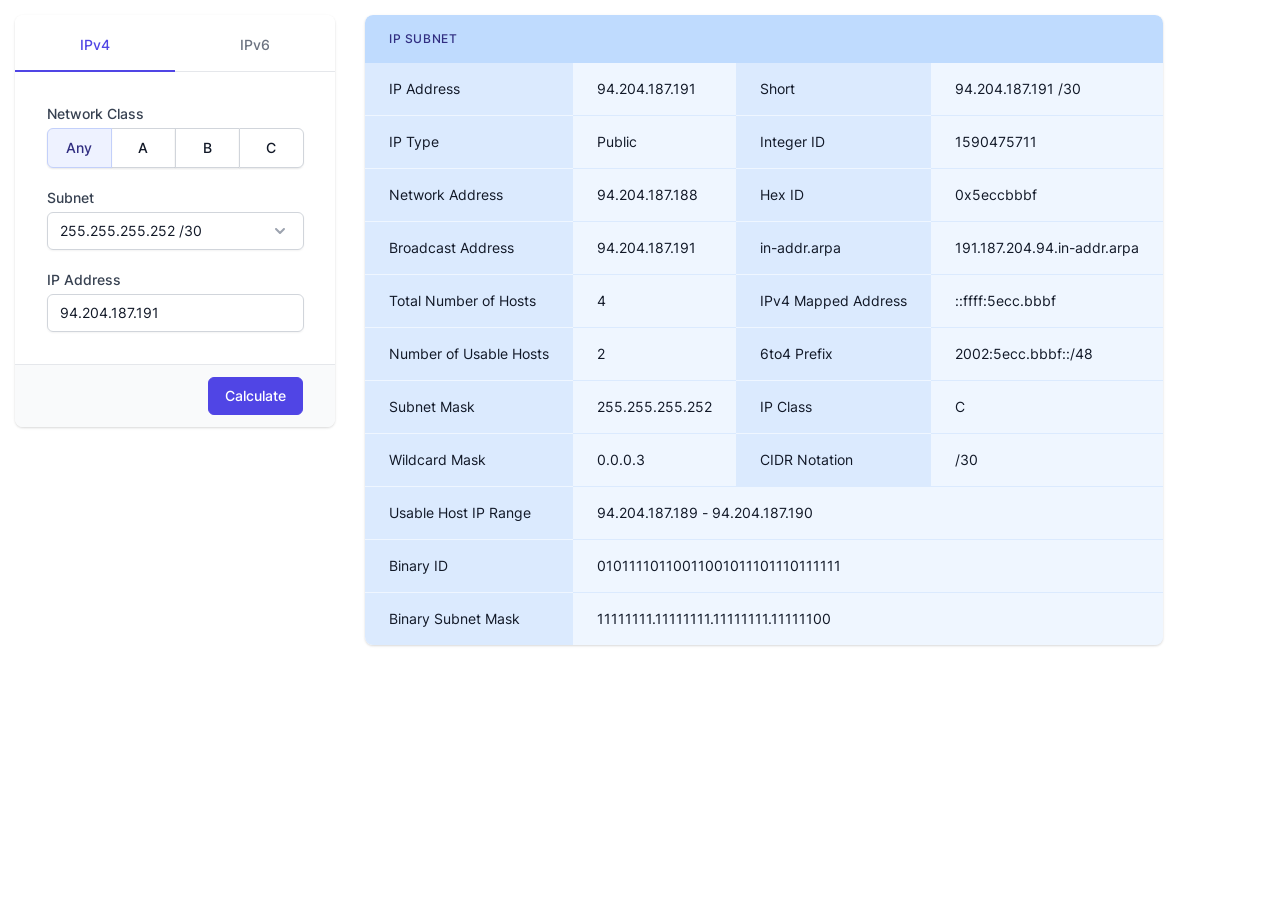
<file: subnet.html>
<!DOCTYPE html>
<html lang="en" dir="ltr">
<head>
    <title>Subnet Calculator</title>
    <meta charset="UTF-8" />
    <meta http-equiv="X-UA-Compatible" content="IE=edge" />
    <meta name="viewport" content="width=device-width, initial-scale=1.0, minimum-scale=1.0" />
    <meta name="description" content="This IP subnet calculator makes subnetting easy, providing full subnet information like IP ranges, subnet masks and more from just basic network information.">
    <link rel="preload" href="./assets/fonts/inter-v12-latin-regular.woff2" as="font" crossorigin type="font/woff2">
    <link rel="preload" href="./assets/fonts/inter-v12-latin-500.woff2" as="font" crossorigin type="font/woff2">
    <link rel="preload" href="./assets/fonts/inter-v12-latin-600.woff2" as="font" crossorigin type="font/woff2">
    <link rel="preload" href="./assets/fonts/inter-v12-latin-800.woff2" as="font" crossorigin type="font/woff2">
    <script type="text/javascript">
        window._ = document.getElementById.bind(document);
        window.$ = document.querySelector.bind(document);
        window.$$ = document.querySelectorAll.bind(document);
        window.defaultSystem = "imperial";
        localStorage.setItem("theme", "light");
    </script>
    <link rel="stylesheet" href="./assets/css/main.min.css" />
    <script src="./assets/js/all-calculators.js" defer></script>
</head>
<body style="background-color: transparent !important; min-height: 0 !important">

<div style="width: 100%;">
    <div style="width:350px;float:left;padding: 15px;">
        <div class="calculator-settings">
            <div class="calculator-setting" id="calculator_form">
                <div class="calculator-content calculator-content--bookmarks">
                	<button class="tab-item tab-item--active" onclick="switchTab(event, 0)">IPv4</button>
                	<button class="tab-item" onclick="switchTab(event, 1)">IPv6</button>
                </div>
                <div class="calculator-content col tab tab--active" data-tab="0">
                	<div class="input-wrapper row">
                		<label class="input col">
                			<input type="hidden" value="any" id="network_class"/>
                			<p class="input__title">Network Class</p>
                			<button class="button-switcher button-switcher--active" type="button" onclick="switcher(this, 'network_class', '')" value="any" id="network_class-a">
                				<span class="button-switcher__text button-switcher__text--active">Any</span>
                			</button>
                		</label>
                		<label class="input col">
                			<p class="input__title"></p>
                			<button class="button-switcher" type="button" onclick="switcher(this, 'network_class', '')" value="a" id="network_class-b">
                				<span class="button-switcher__text">A</span>
                			</button>
                		</label>
                		<label class="input col">
                			<p class="input__title"></p>
                			<button class="button-switcher" type="button" onclick="switcher(this, 'network_class', '')" value="b" id="network_class-c">
                				<span class="button-switcher__text">B</span>
                			</button>
                		</label>
                		<label class="input col">
                			<p class="input__title"></p>
                			<button class="button-switcher" type="button" onclick="switcher(this, 'network_class', '')" value="c" id="network_class-d">
                				<span class="button-switcher__text">C</span>
                			</button>
                		</label>
                	</div>
                	<div class="input-wrapper row">
                		<label class="input col ">
                			<p class="input__title">Subnet</p>
                			<div class="dropdown-wrapper">
                				<div class="input-field row " tabindex="0">
                					<select class="input-field__text" onchange="toggleRelatedInputs(this)" id="subnet">
                							<option value="255.255.255.255 /32" >
                							255.255.255.255 /32
                							</option>
                							<option value="255.255.255.254 /31" >
                							255.255.255.254 /31
                							</option>
                							<option value="255.255.255.252 /30" selected>
                							255.255.255.252 /30
                							</option>
                							<option value="255.255.255.248 /29" >
                							255.255.255.248 /29
                							</option>
                							<option value="255.255.255.240 /28" >
                							255.255.255.240 /28
                							</option>
                							<option value="255.255.255.224 /27" >
                							255.255.255.224 /27
                							</option>
                							<option value="255.255.255.192 /26" >
                							255.255.255.192 /26
                							</option>
                							<option value="255.255.255.128 /25" >
                							255.255.255.128 /25
                							</option>
                							<option value="255.255.255.0 /24" >
                							255.255.255.0 /24
                							</option>
                							<option value="255.255.254.0 /23" >
                							255.255.254.0 /23
                							</option>
                							<option value="255.255.252.0 /22" >
                							255.255.252.0 /22
                							</option>
                							<option value="255.255.248.0 /21" >
                							255.255.248.0 /21
                							</option>
                							<option value="255.255.240.0 /20" >
                							255.255.240.0 /20
                							</option>
                							<option value="255.255.224.0 /19" >
                							255.255.224.0 /19
                							</option>
                							<option value="255.255.192.0 /18" >
                							255.255.192.0 /18
                							</option>
                							<option value="255.255.128.0 /17" >
                							255.255.128.0 /17
                							</option>
                							<option value="255.255.0.0 /16" >
                							255.255.0.0 /16
                							</option>
                							<option value="255.254.0.0 /15" >
                							255.254.0.0 /15
                							</option>
                							<option value="255.252.0.0 /14" >
                							255.252.0.0 /14
                							</option>
                							<option value="255.248.0.0 /13" >
                							255.248.0.0 /13
                							</option>
                							<option value="255.240.0.0 /12" >
                							255.240.0.0 /12
                							</option>
                							<option value="255.224.0.0 /11" >
                							255.224.0.0 /11
                							</option>
                							<option value="255.192.0.0 /10" >
                							255.192.0.0 /10
                							</option>
                							<option value="255.128.0.0 /9" >
                							255.128.0.0 /9
                							</option>
                							<option value="255.0.0.0 /8" >
                							255.0.0.0 /8
                							</option>
                							<option value="254.0.0.0 /7" >
                							254.0.0.0 /7
                							</option>
                							<option value="252.0.0.0 /6" >
                							252.0.0.0 /6
                							</option>
                							<option value="248.0.0.0 /5" >
                							248.0.0.0 /5
                							</option>
                							<option value="240.0.0.0 /4" >
                							240.0.0.0 /4
                							</option>
                							<option value="224.0.0.0 /3" >
                							224.0.0.0 /3
                							</option>
                							<option value="192.0.0.0 /2" >
                							192.0.0.0 /2
                							</option>
                							<option value="128.0.0.0 /1" >
                							128.0.0.0 /1
                							</option>
                					</select>
                				</div>
                				<!-- <div class="input-hints row">
                					<span class="input-hints__hint input-hints__hint--comma">Subnets count: 32</span>
                				</div> -->
                			</div>
                		</label>	</div>
                	<div class="input-wrapper row">
                		<label class="input col  ">
                			<p class="input__title">IP Address</p>
                			<div class="input-field row">
                				
                				<input type="text" class="input-field__input" placeholder="a.b.c.d" id="ipv4_address" value="94.204.187.191" />
                				
                			</div>
                		</label>	</div>
                </div>
                <div class="calculator-content col tab" data-tab="1">
                	<div class="input-wrapper row">
                		<label class="input col ">
                			<p class="input__title">Prefix Length</p>
                			<div class="dropdown-wrapper">
                				<div class="input-field row " tabindex="0">
                					<select class="input-field__text" onchange="toggleRelatedInputs(this)" id="prefix_length">
                							<option value="/1" >
                							/1
                							</option>
                							<option value="/2" >
                							/2
                							</option>
                							<option value="/3" >
                							/3
                							</option>
                							<option value="/4" >
                							/4
                							</option>
                							<option value="/5" >
                							/5
                							</option>
                							<option value="/6" >
                							/6
                							</option>
                							<option value="/7" >
                							/7
                							</option>
                							<option value="/8" >
                							/8
                							</option>
                							<option value="/9" >
                							/9
                							</option>
                							<option value="/10" >
                							/10
                							</option>
                							<option value="/11" >
                							/11
                							</option>
                							<option value="/12" >
                							/12
                							</option>
                							<option value="/13" >
                							/13
                							</option>
                							<option value="/14" >
                							/14
                							</option>
                							<option value="/15" >
                							/15
                							</option>
                							<option value="/16" >
                							/16
                							</option>
                							<option value="/17" >
                							/17
                							</option>
                							<option value="/18" >
                							/18
                							</option>
                							<option value="/19" >
                							/19
                							</option>
                							<option value="/20" >
                							/20
                							</option>
                							<option value="/21" >
                							/21
                							</option>
                							<option value="/22" >
                							/22
                							</option>
                							<option value="/23" >
                							/23
                							</option>
                							<option value="/24" >
                							/24
                							</option>
                							<option value="/25" >
                							/25
                							</option>
                							<option value="/26" >
                							/26
                							</option>
                							<option value="/27" >
                							/27
                							</option>
                							<option value="/28" >
                							/28
                							</option>
                							<option value="/29" >
                							/29
                							</option>
                							<option value="/30" >
                							/30
                							</option>
                							<option value="/31" >
                							/31
                							</option>
                							<option value="/32" >
                							/32
                							</option>
                							<option value="/33" >
                							/33
                							</option>
                							<option value="/34" >
                							/34
                							</option>
                							<option value="/35" >
                							/35
                							</option>
                							<option value="/36" >
                							/36
                							</option>
                							<option value="/37" >
                							/37
                							</option>
                							<option value="/38" >
                							/38
                							</option>
                							<option value="/39" >
                							/39
                							</option>
                							<option value="/40" >
                							/40
                							</option>
                							<option value="/41" >
                							/41
                							</option>
                							<option value="/42" >
                							/42
                							</option>
                							<option value="/43" >
                							/43
                							</option>
                							<option value="/44" >
                							/44
                							</option>
                							<option value="/45" >
                							/45
                							</option>
                							<option value="/46" >
                							/46
                							</option>
                							<option value="/47" >
                							/47
                							</option>
                							<option value="/48" >
                							/48
                							</option>
                							<option value="/49" >
                							/49
                							</option>
                							<option value="/50" >
                							/50
                							</option>
                							<option value="/51" >
                							/51
                							</option>
                							<option value="/52" >
                							/52
                							</option>
                							<option value="/53" >
                							/53
                							</option>
                							<option value="/54" >
                							/54
                							</option>
                							<option value="/55" >
                							/55
                							</option>
                							<option value="/56" >
                							/56
                							</option>
                							<option value="/57" >
                							/57
                							</option>
                							<option value="/58" >
                							/58
                							</option>
                							<option value="/59" >
                							/59
                							</option>
                							<option value="/60" >
                							/60
                							</option>
                							<option value="/61" >
                							/61
                							</option>
                							<option value="/62" >
                							/62
                							</option>
                							<option value="/63" >
                							/63
                							</option>
                							<option value="/64" selected>
                							/64
                							</option>
                							<option value="/65" >
                							/65
                							</option>
                							<option value="/66" >
                							/66
                							</option>
                							<option value="/67" >
                							/67
                							</option>
                							<option value="/68" >
                							/68
                							</option>
                							<option value="/69" >
                							/69
                							</option>
                							<option value="/70" >
                							/70
                							</option>
                							<option value="/71" >
                							/71
                							</option>
                							<option value="/72" >
                							/72
                							</option>
                							<option value="/73" >
                							/73
                							</option>
                							<option value="/74" >
                							/74
                							</option>
                							<option value="/75" >
                							/75
                							</option>
                							<option value="/76" >
                							/76
                							</option>
                							<option value="/77" >
                							/77
                							</option>
                							<option value="/78" >
                							/78
                							</option>
                							<option value="/79" >
                							/79
                							</option>
                							<option value="/80" >
                							/80
                							</option>
                							<option value="/81" >
                							/81
                							</option>
                							<option value="/82" >
                							/82
                							</option>
                							<option value="/83" >
                							/83
                							</option>
                							<option value="/84" >
                							/84
                							</option>
                							<option value="/85" >
                							/85
                							</option>
                							<option value="/86" >
                							/86
                							</option>
                							<option value="/87" >
                							/87
                							</option>
                							<option value="/88" >
                							/88
                							</option>
                							<option value="/89" >
                							/89
                							</option>
                							<option value="/90" >
                							/90
                							</option>
                							<option value="/91" >
                							/91
                							</option>
                							<option value="/92" >
                							/92
                							</option>
                							<option value="/93" >
                							/93
                							</option>
                							<option value="/94" >
                							/94
                							</option>
                							<option value="/95" >
                							/95
                							</option>
                							<option value="/96" >
                							/96
                							</option>
                							<option value="/97" >
                							/97
                							</option>
                							<option value="/98" >
                							/98
                							</option>
                							<option value="/99" >
                							/99
                							</option>
                							<option value="/100" >
                							/100
                							</option>
                							<option value="/101" >
                							/101
                							</option>
                							<option value="/102" >
                							/102
                							</option>
                							<option value="/103" >
                							/103
                							</option>
                							<option value="/104" >
                							/104
                							</option>
                							<option value="/105" >
                							/105
                							</option>
                							<option value="/106" >
                							/106
                							</option>
                							<option value="/107" >
                							/107
                							</option>
                							<option value="/108" >
                							/108
                							</option>
                							<option value="/109" >
                							/109
                							</option>
                							<option value="/110" >
                							/110
                							</option>
                							<option value="/111" >
                							/111
                							</option>
                							<option value="/112" >
                							/112
                							</option>
                							<option value="/113" >
                							/113
                							</option>
                							<option value="/114" >
                							/114
                							</option>
                							<option value="/115" >
                							/115
                							</option>
                							<option value="/116" >
                							/116
                							</option>
                							<option value="/117" >
                							/117
                							</option>
                							<option value="/118" >
                							/118
                							</option>
                							<option value="/119" >
                							/119
                							</option>
                							<option value="/120" >
                							/120
                							</option>
                							<option value="/121" >
                							/121
                							</option>
                							<option value="/122" >
                							/122
                							</option>
                							<option value="/123" >
                							/123
                							</option>
                							<option value="/124" >
                							/124
                							</option>
                							<option value="/125" >
                							/125
                							</option>
                							<option value="/126" >
                							/126
                							</option>
                							<option value="/127" >
                							/127
                							</option>
                							<option value="/128" >
                							/128
                							</option>
                					</select>
                				</div>
                			</div>
                		</label>	</div>
                	<div class="input-wrapper row">
                		<label class="input col  ">
                			<p class="input__title">IP Address</p>
                			<div class="input-field row">
                				
                				<input type="text" class="input-field__input" placeholder="a:b:c:d:e:f:g:h" id="ipv6_address" value="2001:db8:85a3::8a2e:370:7334" />
                				
                			</div>
                			<div class="input-hints row">
                				<span class="input-hints__hint input-hints__hint--comma">You can use :: for shortened format</span>
                			</div>
                		</label>	</div>
                </div>
                <div class="calculator-content calculator-content--gray calculator-content--footer calculator-content--small row  " >
                
                
                
                
                	<button class="button button--primary ml-auto" onclick="calculate(this)">Calculate</button>
                </div>
                
                
                
                
                	<script type="text/javascript" src="./assets/js/calculator.js"></script>
            </div>
        </div>
    </div>
    <div style="float:left;padding: 15px; overflow: scroll;">
        <div class="calculator-result calculator-result--error col" id="error-box">
        	<div class="row">
        		<svg width="20" height="20" viewBox="0 0 20 20" fill="none" xmlns="http://www.w3.org/2000/svg">
        	<path fill-rule="evenodd" clip-rule="evenodd" d="M10 18C14.4183 18 18 14.4183 18 10C18 5.58172 14.4183 2 10 2C5.58172 2 2 5.58172 2 10C2 14.4183 5.58172 18 10 18ZM8.70711
        						7.29289C8.31658 6.90237 7.68342 6.90237 7.29289 7.29289C6.90237 7.68342 6.90237 8.31658 7.29289 8.70711L8.58579 10L7.29289 11.2929C6.90237 11.6834 6.90237 12.3166 7.29289
        						12.7071C7.68342 13.0976 8.31658 13.0976 8.70711 12.7071L10 11.4142L11.2929 12.7071C11.6834 13.0976 12.3166 13.0976 12.7071 12.7071C13.0976 12.3166 13.0976 11.6834 12.7071
        						11.2929L11.4142 10L12.7071 8.70711C13.0976 8.31658 13.0976 7.68342 12.7071 7.29289C12.3166 6.90237 11.6834 6.90237 11.2929 7.29289L10 8.58579L8.70711 7.29289Z" fill="#F87171" class="dark:fill-red-200"></path>
        </svg>
        		<p class="calculator-error__title">There was an error with your calculation.</p>
        	</div>
        	<div class="col" id="error-list">
        	</div>
        </div>        <span id="calculator_result"><div class="calculator-result col tab tab--active" data-tab="0">
	<div class="result-table__wrapper"> 
		<table class="result-table">
			<thead class="dark">
				<tr>
					<th class="dark indigo" colspan="4">IP SUBNET</th>
				</tr>
			</thead>
			<tbody>
				<tr>
					<th>IP Address</th>
					<td id="ipv4_ip_address">94.204.187.191</td>
					<th>Short</th>
					<td id="ipv4_short_address">94.204.187.191 /30</td>
				</tr>
				<tr>
					<th>IP Type</th>
					<td id="ipv4_type">Public</td>
					<th>Integer ID</th>
					<td id="ipv4_integer_id">1590475711</td>
				</tr>
				<tr>
					<th>Network Address</th>
					<td id="ipv4_net_address">94.204.187.188</td>
					<th>Hex ID</th>
					<td id="ipv4_hex_id">0x5eccbbbf</td>
				</tr>
				<tr>
					<th>Broadcast Address</th>
					<td id="ipv4_broadcast_address">94.204.187.191</td>
					<th>in-addr.arpa</th>
					<td id="ipv4_arpa_address">191.187.204.94.in-addr.arpa</td>
				</tr>
				<tr>
					<th>Total Number of Hosts</th>
					<td id="ipv4_total_hosts">4</td>
					<th>IPv4 Mapped Address</th>
					<td id="ipv4_mapped_address">::ffff:5ecc.bbbf</td>
				</tr>
				<tr>
					<th>Number of Usable Hosts</th>
					<td id="ipv4_usable_hosts">2</td>
					<th>6to4 Prefix</th>
					<td id="ipv4_6to4_prefix">2002:5ecc.bbbf::/48</td>
				</tr>
				<tr>
					<th>Subnet Mask</th>
					<td id="ipv4_subnet_mask">255.255.255.252</td>
					<th>IP Class</th>
					<td id="ipv4_ip_class">C</td>
				</tr>
				<tr>
					<th>Wildcard Mask</th>
					<td id="ipv4_wildcard_mask">0.0.0.3</td>
					<th>CIDR Notation</th>
					<td id="ipv4_cidr_notation">/30</td>
				</tr>
				<tr>
					<th>Usable Host IP Range</th>
					<td colspan="3" id="ipv4_usable_host_range">94.204.187.189 - 94.204.187.190</td>
				</tr>
				<tr>
					<th>Binary ID</th>
					<td colspan="3" id="ipv4_binary_id">01011110110011001011101110111111</td>
				</tr>
				<tr>
					<th>Binary Subnet Mask</th>
					<td colspan="3" id="ipv4_binary_mask">11111111.11111111.11111111.11111100</td>
				</tr>
			</tbody>
		</table>
	</div>
</div>
<div class="calculator-result col tab" data-tab="1">
	<div class="result-table__wrapper"> 
		<table class="result-table">
			<thead class="dark">
				<tr>
					<th class="dark indigo" colspan="2">IP SUBNET</th>
				</tr>
			</thead>
			<tbody>
				<tr>
					<th>IP Address</th>
					<td class="wrap" id="ipv6_ip_address">2001:db8:85a3::8a2e:370:7334/64</td>
				</tr>
				<tr>
					<th>Full IP Address</th>
					<td class="wrap" id="ipv6_full_ip_address">2001:0db8:85a3:0000:0000:8a2e:0370:7334</td>
				</tr>
				<tr>
					<th>Total IP Addresses</th>
					<td class="wrap" id="ipv6_total_addresses">18446744073709551616</td>
				</tr>
				<tr>
					<th>Total /64 Networks</th>
					<td class="wrap" id="ipv6_total_networks"></td>
				</tr>
				<tr>
					<th>Network</th>
					<td class="wrap" id="ipv6_network">2001:0db8:85a3:0000::</td>
				</tr>
				<tr>
					<th>IP Range</th>
					<td class="wrap"id="ipv6_ip_range">2001:0db8:85a3:0000:0000:0000:0000:0000 - 2001:0db8:85a3:0000:ffff:ffff:ffff:ffff</td>
				</tr>
			</tbody>
		</table>
	</div>
</div>
</span>
    </div>
</div>

<script async src="./assets/js/lib/math.min.js"></script>
<script defer src="./assets/js/functions.js"></script>

</body>
</html>
</file>
<file: assets/css/main.min.css>
@font-face {
  font-family: "Inter";
  font-style: normal;
  font-weight: 400;
  font-display: swap;
  src: url("../fonts/inter-v12-latin-regular.eot");
  src: local(""), url("../fonts/inter-v12-latin-regular.eot?#iefix") format("embedded-opentype"), url("../fonts/inter-v12-latin-regular.woff2") format("woff2"), url("../fonts/inter-v12-latin-regular.woff") format("woff"), url("../fonts/inter-v12-latin-regular.ttf") format("truetype"), url("../fonts/inter-v12-latin-regular.svg#Inter") format("svg");
}
@font-face {
  font-family: "Inter";
  font-style: normal;
  font-weight: 500;
  font-display: swap;
  src: url("../fonts/inter-v12-latin-500.eot");
  src: local(""), url("../fonts/inter-v12-latin-500.eot?#iefix") format("embedded-opentype"), url("../fonts/inter-v12-latin-500.woff2") format("woff2"), url("../fonts/inter-v12-latin-500.woff") format("woff"), url("../fonts/inter-v12-latin-500.ttf") format("truetype"), url("../fonts/inter-v12-latin-500.svg#Inter") format("svg");
}
@font-face {
  font-family: "Inter";
  font-style: normal;
  font-weight: 600;
  font-display: swap;
  src: url("../fonts/inter-v12-latin-600.eot");
  src: local(""), url("../fonts/inter-v12-latin-600.eot?#iefix") format("embedded-opentype"), url("../fonts/inter-v12-latin-600.woff2") format("woff2"), url("../fonts/inter-v12-latin-600.woff") format("woff"), url("../fonts/inter-v12-latin-600.ttf") format("truetype"), url("../fonts/inter-v12-latin-600.svg#Inter") format("svg");
}
@font-face {
  font-family: "Inter";
  font-style: normal;
  font-weight: 800;
  font-display: swap;
  src: url("../fonts/inter-v12-latin-800.eot");
  src: local(""), url("../fonts/inter-v12-latin-800.eot?#iefix") format("embedded-opentype"), url("../fonts/inter-v12-latin-800.woff2") format("woff2"), url("../fonts/inter-v12-latin-800.woff") format("woff"), url("../fonts/inter-v12-latin-800.ttf") format("truetype"), url("../fonts/inter-v12-latin-800.svg#Inter") format("svg");
}
* {
  font-family: "Inter", sans-serif;
  -webkit-font-smoothing: antialiased;
  -moz-osx-font-smoothing: grayscale;
  text-rendering: optimizeSpeed;
}

h1, h2, h3, h4, h5, h6, p {
  margin: 0;
  padding: 0;
  font-weight: 400;
}

.input-field {
  width: 100%;
  gap: 8px;
  padding: 9px 13px;
  position: relative;
  background-color: white;
}
.input-field::after {
  box-shadow: 0px 1px 2px 0px rgba(0, 0, 0, 0.0509803922);
  content: "";
  display: block;
  border: 1px solid #D1D5DB;
  width: calc(100% - 1px);
  height: calc(100% - 2px);
  position: absolute;
  left: 0;
  top: 0;
  pointer-events: none;
  transition: 0.3s ease;
}
.input-field:focus-within::after {
  border-color: #A5B4FC;
  z-index: 1;
}
.input-field__input {
  width: 100%;
  font-size: 14px;
  line-height: 20px;
  font-weight: 400;
  color: #111827;
}
.input-field__input--full {
  font-size: 1.125rem;
  line-height: 1.75rem;
}
.input-field__input--textarea {
  resize: none;
  height: auto;
  overflow: hidden;
  max-height: 180px;
}
.input-field__input--ratio {
  --width: 1ch;
  max-width: calc(50% - 4px);
  width: var(--width);
}
.input-field__text {
  width: 100%;
  overflow: hidden;
  text-overflow: ellipsis;
  white-space: nowrap;
  font-size: 0.875rem;
  line-height: 1.25rem;
  color: #111827;
  text-align: left;
}
.input-field__hint {
  font-size: 14px;
  line-height: 20px;
  font-weight: 400;
  color: #6B7280;
  white-space: nowrap;
}
.input-field__hint sub, .input-field__hint sup {
  font-size: 75%;
  line-height: 0;
  position: relative;
  vertical-align: baseline;
}
.input-field__hint sub {
  bottom: -0.25em;
}
.input-field__hint sup {
  top: -0.25em;
}
.input-field__scroll {
  overflow: auto;
  display: flex;
  flex-direction: column;
}
.input-field__scroll::-webkit-scrollbar {
  width: 0;
  height: 0;
}
.input-field path[stroke-width],
.input-field path[stroke] {
  stroke: #9CA3AF;
}
.input-field path[fill] {
  fill: #9CA3AF;
}
.input-field svg {
  min-width: 20px;
  min-height: 20px;
  pointer-events: none;
}
.input-field--separator {
  display: flex;
  align-items: center;
  max-height: 38px;
  height: 38px;
  max-width: 52px;
  background-color: #F9FAFB;
  justify-content: center;
  color: #6B7280;
  width: auto;
  font-size: 14px;
}
.input-field--separator-colon {
  font-size: 1.5rem;
  line-height: 1rem;
  padding-bottom: 9px;
  padding-top: 5px;
}
.input-field--separator-sky {
  background: #EEF2FF;
}
.input-field--separator-sky::after {
  border-color: #C3D0FA;
}
.input-field--separator-sky path[stroke] {
  stroke: #4338CA;
}
.input-field--error {
  z-index: 1;
}
.input-field--error::after {
  border-color: #F87171;
}
.input-field--error > .input-field__input {
  color: #F87171;
}
.input-field--error > .input-field__input::-moz-placeholder {
  color: #F87171;
}
.input-field--error > .input-field__input::placeholder {
  color: #F87171;
}
.input-field--clear {
  width: 38px;
  height: 38px;
  padding: 0;
  display: flex;
  align-items: center;
  justify-content: center;
  cursor: pointer;
  background: #F9FAFB;
}
.input-field--clear:disabled path {
  fill: #E5E7EB;
}
.input-field--height .imperial-system-item:first-child {
  max-width: 8px;
}
.input-field--fraction .input-field__input {
  text-align: center;
}
.input-field--fraction .input-field__input:first-child {
  padding-bottom: 8px;
  border-bottom: 1px solid #374151;
}
.input-field--mixed .input-field__input {
  text-align: center;
}
.input-field--mixed .col {
  max-width: 33px;
  gap: 8px;
}
.input-field--mixed .col > .input-field__input:first-child {
  padding-bottom: 8px;
  border-bottom: 1px solid #374151;
}
.input-field--mixed-only {
  justify-content: center;
}
.input-field--mixed-only .input-field__input {
  --fontStep: 12px;
  --maxWidth: var(--fontStep);
  max-width: var(--maxWidth);
  min-width: 12px;
  width: auto;
}
.input-field--mixed-only .col {
  align-items: center;
}
.input-field--mixed-only .col .input-field__input:first-child {
  max-width: 100%;
}
.input-field--gray {
  background: #F3F4F6;
}
.input-field--ratio {
  gap: 2px;
}
.input-field--border-radius-bl-none {
  border-bottom-left-radius: 0 !important;
}
.input-field--border-radius-bl-none::after {
  border-bottom-left-radius: 0 !important;
}
.input-field--border-radius-br-none {
  border-bottom-right-radius: 0 !important;
}
.input-field--border-radius-br-none::after {
  border-bottom-right-radius: 0 !important;
}
.input-field--border-radius-tl-none {
  border-top-left-radius: 0 !important;
}
.input-field--border-radius-tl-none::after {
  border-top-left-radius: 0 !important;
}
.input-field--border-radius-tr-none {
  border-top-right-radius: 0 !important;
}
.input-field--border-radius-tr-none::after {
  border-top-right-radius: 0 !important;
}
.input-field--buttons {
  flex-direction: column;
  padding: 4px 0px;
  margin-top: -1px;
  max-height: 188px;
  gap: 0px;
}
.input-field--full {
  height: 100%;
  min-height: 75px;
  text-align: center;
}
.input-field--full > .input-field__input--full {
  text-align: center;
}
html[dir=rtl] .input-field__text {
  text-align: right;
}
html.dark .input-field {
  background-color: #374151;
}
html.dark .input-field::after {
  border-color: #4B5563;
}
html.dark .input-field:focus-within::after {
  border-color: #A5B4FC;
  z-index: 1;
}
html.dark .input-field__input, html.dark .input-field__text {
  color: white;
}
html.dark .input-field__input::-moz-placeholder, html.dark .input-field__text::-moz-placeholder {
  color: #6B7280;
}
html.dark .input-field__input::placeholder, html.dark .input-field__text::placeholder {
  color: #6B7280;
}
html.dark .input-field--error::after {
  border-color: #EF4444;
}
html.dark .input-field--error > html.dark .input-field__input {
  color: #EF4444;
}
html.dark .input-field--error > html.dark .input-field__input::-moz-placeholder {
  color: #EF4444;
}
html.dark .input-field--error > html.dark .input-field__input::placeholder {
  color: #EF4444;
}
html.dark .input-field--fraction .input-field__input {
  border-color: #4B5563;
}
html.dark .input-field--mixed .input-field__input {
  border-color: #6B7280;
}
html.dark .input-field--mixed .col > .input-field__input:first-child {
  border-color: #6B7280;
}

.input-hints__hint {
  color: #6B7280;
  font-size: 12px;
  font-weight: 400;
  line-height: 16px;
}
.input-hints__hint:not(.input-hints__hint--comma) {
  cursor: pointer;
}
.input-hints__hint:not(.input-hints__hint--comma):hover {
  color: #111827;
}
.input-hints__hint--comma {
  -webkit-user-select: none;
     -moz-user-select: none;
          user-select: none;
  margin-right: 2px;
}
html.dark .input-hints__hint {
  color: #6B7280;
}
html.dark .input-hints__hint:not(html.dark .input-hints__hint--comma) {
  cursor: pointer;
}
html.dark .input-hints__hint:not(html.dark .input-hints__hint--comma):hover {
  color: #D1D5DB;
}

.input-wrapper {
  align-items: flex-end;
}
.input-wrapper .row {
  width: 100%;
}
.input-wrapper--none-title .input {
  padding-top: 0;
}
.input-wrapper--holidays .input:first-child {
  max-width: 100%;
}
.input-wrapper--holidays .input:nth-child(2),
.input-wrapper--holidays .input:nth-child(3) {
  max-width: 55px;
}
.input-wrapper--holidays .input:nth-child(4) {
  max-width: 38px;
}
.input-wrapper--grade .input:first-child {
  max-width: 100%;
}
.input-wrapper--grade .input:nth-child(2) {
  max-width: 62px;
}
.input-wrapper--grade .input:nth-child(3) {
  max-width: 69px;
}
.input-wrapper--grade .input:nth-child(4) {
  max-width: 38px;
}
.input-wrapper--gpa .input:first-child {
  max-width: 100%;
}
.input-wrapper--gpa .input:nth-child(2) {
  max-width: 55px;
}
.input-wrapper--gpa .input:nth-child(3), .input-wrapper--gpa .input:nth-child(4), .input-wrapper--gpa .input:nth-child(5) {
  max-width: 76px;
}
.input-wrapper--gpa .input:last-child {
  max-width: 38px;
}
.input-wrapper--work-hours-calculator {
  gap: 0.25rem;
}
.input-wrapper--work-hours-calculator .input:first-child,
.input-wrapper--work-hours-calculator .input:nth-child(2) {
  max-width: 100%;
  width: 100%;
}
.input-wrapper--work-hours-calculator .input:nth-child(3) {
  max-width: 64px;
}
.input-wrapper--work-hours-calculator .input:nth-child(4) {
  max-width: 38px;
}
.input-wrapper--square {
  display: flex;
  gap: 8px;
  align-items: center;
}
.input-wrapper--square > .input-field__hint {
  color: #111827;
}
html.dark .input-wrapper--square > .input-field__hint {
  color: white;
}
.input-wrapper--square .input-field {
  border-radius: 0 !important;
  padding: 8px 12px;
  background: #F9FAFB;
}
.input-wrapper--square .input-field::after {
  border-radius: 0 !important;
  border: 0;
  box-shadow: none;
  border-bottom: 1px solid #D1D5DB;
  width: 100%;
  left: 0;
}
.input-wrapper--stretch {
  align-items: stretch;
}
.input-wrapper--separator .input {
  max-width: calc(50% - 19px);
}
.input-wrapper.disabled {
  opacity: 0.3;
  pointer-events: none;
}

.input {
  gap: 4px;
  width: 100%;
  position: relative;
}
.input:first-child .input-field,
.input:first-child .button-switcher {
  border-top-left-radius: 6px;
  border-bottom-left-radius: 6px;
}
.input:first-child .input-field::after,
.input:first-child .button-switcher::after {
  border-top-left-radius: 6px;
  border-bottom-left-radius: 6px;
}
.input:last-child .input-field,
.input:last-child .button-switcher {
  border-top-right-radius: 6px;
  border-bottom-right-radius: 6px;
}
.input:last-child .input-field::after,
.input:last-child .button-switcher::after {
  border-top-right-radius: 6px;
  border-bottom-right-radius: 6px;
}
.input.disabled, .input .disabled {
  opacity: 0.3;
  pointer-events: none;
}
.input.input-field--pointer-events-none {
  pointer-events: none;
}
.input__title {
  left: 0;
  top: 0;
  position: relative;
  color: #374151;
  font-size: 14px;
  font-weight: 500;
  line-height: 20px;
  min-height: 20px;
  white-space: nowrap;
  width: 0;
}
.input__title--work-hours-calculator {
  position: relative;
  color: #5045E5;
}
.input--abv {
  max-width: 62px;
}
.input--separator {
  max-width: 52px;
  width: auto;
  min-width: 38px;
}
.input--full {
  height: 100%;
  min-height: 75px;
}
html[dir=rtl] .input:first-child .input-field,
html[dir=rtl] .input:first-child .button-switcher {
  border-top-right-radius: 6px;
  border-bottom-right-radius: 6px;
}
html[dir=rtl] .input:first-child .input-field::after,
html[dir=rtl] .input:first-child .button-switcher::after {
  border-top-right-radius: 6px;
  border-bottom-right-radius: 6px;
}
html[dir=rtl] .input:last-child .input-field,
html[dir=rtl] .input:last-child .button-switcher {
  border-top-left-radius: 6px;
  border-bottom-left-radius: 6px;
}
html[dir=rtl] .input:last-child .input-field::after,
html[dir=rtl] .input:last-child .button-switcher::after {
  border-top-left-radius: 6px;
  border-bottom-left-radius: 6px;
}
html[dir=rtl] .input__title {
  left: auto;
  right: 0;
}
html.dark .input__title {
  color: #D1D5DB;
}
html.dark .input__title--work-hours-calculator {
  color: #5045E5;
}

.system-item-hidden,
.hidden {
  display: none !important;
  display: none !important;
}

.input-button {
  font-size: 0.875rem;
  line-height: 1.25rem;
  padding: 0.5rem 1rem;
  text-align: left;
}
.input-button.selected {
  font-weight: 600;
}
.input-button:hover {
  background: #F3F4F6;
}
html.dark .input-button {
  color: white;
}
html.dark .input-button:hover {
  background: #4B5563;
}

.checkbox {
  position: relative;
  display: flex;
  align-items: center;
  gap: 12px;
  cursor: pointer;
}
.checkbox__input {
  position: absolute;
  width: 0;
  height: 0;
  opacity: 0;
}
.checkbox__box {
  position: relative;
  background-color: #E5E7EB;
  min-width: 44px;
  width: 44px;
  max-width: 44px;
  height: 24px;
  border-radius: 12px;
  transition: 0.3s ease;
}
.checkbox__box::after {
  content: "";
  transition: 0.3s ease;
  display: block;
  background-color: white;
  border-radius: 50%;
  box-shadow: 0px 1px 2px 0px rgba(0, 0, 0, 0.06), 0px 1px 3px 0px rgba(0, 0, 0, 0.1);
  position: absolute;
  left: 2px;
  top: 2px;
  width: 20px;
  height: 20px;
}
.checkbox__title {
  font-size: 0.875rem;
  line-height: 1.25rem;
  color: #374151;
}
.checkbox__input:checked + .checkbox__box {
  background-color: #5045E5;
}
.checkbox__input:checked + .checkbox__box::after {
  left: 22px;
}
html[dir=rtl] .checkbox__box::after {
  left: auto;
  right: 2px;
}
html[dir=rtl] .checkbox__input:checked + html[dir=rtl] .checkbox__box {
  left: auto;
  right: 22px;
}
html.dark .checkbox__box {
  background-color: #4B5563;
}
html.dark .checkbox__title {
  color: #D1D5DB;
}

.dropdown-wrapper {
  position: relative;
}
.dropdown-wrapper--active .dropdown-content {
  max-height: 238px;
  padding-top: 0.25rem;
  padding-bottom: 0.25rem;
  border-top-width: 1px;
  border-bottom-width: 1px;
}
.dropdown-wrapper .input-field {
  padding: 0;
}
.dropdown-wrapper .input-field__text {
  padding: 9px 33px 9px 13px;
  -webkit-appearance: none;
     -moz-appearance: none;
          appearance: none;
}
.dropdown-wrapper .input-field__text--icon {
  display: flex;
  align-items: center;
  gap: 0.5rem;
}
.dropdown-wrapper .input-field__text--icon svg {
  width: 20px;
  height: 20px;
}
.dropdown-wrapper .input-field::before {
  content: "";
  position: absolute;
  right: 13px;
  top: 9px;
  display: block;
  width: 20px;
  height: 20px;
  pointer-events: none;
  background-image: url("data:image/svg+xml,%3Csvg width='20' height='20' viewBox='0 0 20 20' fill='none' xmlns='http://www.w3.org/2000/svg'%3E%3Cpath fill-rule='evenodd' clip-rule='evenodd' d='M5.29289 7.29289C5.68342 6.90237 6.31658 6.90237 6.7071 7.29289L9.99999 10.5858L13.2929 7.29289C13.6834 6.90237 14.3166 6.90237 14.7071 7.29289C15.0976 7.68342 15.0976 8.31658 14.7071 8.70711L10.7071 12.7071C10.3166 13.0976 9.68341 13.0976 9.29289 12.7071L5.29289 8.70711C4.90237 8.31658 4.90237 7.68342 5.29289 7.29289Z' fill='%239CA3AF'%3E%3C/path%3E%3C/svg%3E");
}
.dropdown-wrapper select {
  cursor: pointer;
}

.dropdown-content {
  position: absolute;
  top: 100%;
  z-index: 20;
  min-width: calc(100% + 1px);
  max-height: 0;
  overflow-y: auto;
  overflow-x: hidden;
  border-radius: 0.375rem;
  border: 1px solid #D1D5DB;
  border-top-width: 0;
  border-bottom-width: 0;
  background-color: white;
  box-shadow: 0 10px 15px -3px rgba(0, 0, 0, 0.1), 0 4px 6px -4px rgba(0, 0, 0, 0.1);
  transition: 0.15s linear;
}
html.dark .dropdown-content {
  background-color: #374151;
  border-color: #4B5563;
}

.dropdown-select {
  display: flex;
  width: 100%;
  cursor: pointer;
  white-space: nowrap;
  padding-left: 1rem;
  padding-right: 1rem;
  padding-top: 0.5rem;
  padding-bottom: 0.5rem;
  font-size: 0.875rem;
  line-height: 1.25rem;
  color: #6B7280;
  transition: 0.15s linear;
  align-items: center;
  gap: 0.5rem;
}
.dropdown-select:hover {
  background-color: #F3F4F6;
}
.dropdown-select--selected {
  font-weight: 600;
  color: #111827;
}
html.dark .dropdown-select {
  color: white;
  background-color: #374151;
}
html.dark .dropdown-select:hover {
  background-color: #4B5563;
}

input[type=number]::-webkit-outer-spin-button,
input[type=number]::-webkit-inner-spin-button {
  -webkit-appearance: none;
  margin: 0;
}

input[type=number] {
  -moz-appearance: textfield;
}

.modal-menu {
  right: -100%;
  transition: right 0.3s;
  height: 100%;
  position: fixed;
  top: 0;
  z-index: 50;
  display: flex;
  flex-direction: column;
  max-width: 272px;
  width: 100%;
  background: white;
}
.modal-menu__nav {
  gap: 0.25rem;
  padding: 1rem 0.5rem;
}
.modal-menu__link {
  padding: 0.5rem 0.75rem;
  font-size: 1rem;
  line-height: 1.5rem;
  font-weight: 500;
  color: #374151;
}
.modal-menu__header {
  display: flex;
  justify-content: space-between;
  width: 100%;
  padding: 1rem 1.25rem;
  border-bottom: 1px solid #E5E7EB;
}
.modal-menu__header a {
  height: 38px;
}
.modal-menu--active {
  right: 0;
}
html.dark .modal-menu {
  background: #374151;
}
html.dark .modal-menu__link {
  color: white;
}
html.dark .modal-menu__header {
  border-color: #4B5563;
}

.modal-search {
  transition: transform 0.3s, opacity 0.3s;
  pointer-events: none;
  opacity: 0;
  left: 50%;
  transform: translateX(-50%) scale(0.5);
  position: fixed;
  top: 1rem;
  z-index: 50;
  width: 100%;
  max-width: 344px;
}
.modal-search__container {
  background: white;
  border-radius: 1.5rem;
  border: 1px solid #E5E7EB;
  overflow: hidden;
}
.modal-search__label {
  display: flex;
  align-items: center;
  justify-content: center;
}
.modal-search__input {
  width: 100%;
  font-size: 1rem;
  padding: 1rem;
  padding-right: 3.25rem;
  line-height: 1.5rem;
  color: #111827;
}
.modal-search__input::-moz-placeholder {
  color: #6B7280;
}
.modal-search__input::placeholder {
  color: #6B7280;
}
html[dir=rtl] .modal-search__input {
  padding-left: 3.25rem;
  padding-right: 1rem;
}
.modal-search__button {
  width: 1.25rem;
  height: 1.25rem;
  position: absolute;
  top: 18px;
  right: 1rem;
}
html[dir=rtl] .modal-search__button {
  right: auto;
  left: 1rem;
}
.modal-search__list {
  display: flex;
  flex-direction: column;
  overflow: auto;
  width: 100%;
  transition-property: max-height, padding-top, padding-bottom;
  transition-duration: 0.3s;
  height: 100%;
  border-top: 0px solid #E5E7EB;
  padding: 0rem;
  max-height: 0;
}
.modal-search__list--active {
  border-top-width: 1px;
  min-height: 0;
  padding: 0.75rem 0rem;
  max-height: 300px;
}
.modal-search__list--error {
  background: #F9FAFB;
  max-height: 240px;
  padding: 4.5rem 3.5rem;
  overflow: hidden;
}
.modal-search__list--error .modal-search__error {
  opacity: 1;
  position: relative;
  transition: opacity 0.3s;
}
.modal-search__error {
  gap: 0.75rem;
  opacity: 0;
  position: absolute;
  pointer-events: none;
}
.modal-search__title-error {
  font-size: 1rem;
  line-height: 1.5rem;
  text-align: center;
  font-weight: 600;
  color: #111827;
}
.modal-search__subtitle-error {
  font-size: 0.875rem;
  left: 1.25rem;
  color: #6B7280;
  text-align: center;
}
.modal-search--active {
  transform: translateX(-50%) scale(1);
  opacity: 1;
  pointer-events: auto;
}
@media only screen and (min-width: 768px) {
  .modal-search {
    top: 8rem;
    max-width: 576px;
  }
  .modal-search__list--error {
    padding-top: 82px;
    padding-bottom: 82px;
  }
}
html.dark .modal-search__container {
  background: #374151;
  border-color: #4B5563;
}
html.dark .modal-search__input {
  color: white;
}
html.dark .modal-search__list {
  border-color: #4B5563;
}
html.dark .modal-search__list--error {
  background: #374151;
}
html.dark .modal-search__title-error {
  color: white;
}

.modal-search-item {
  display: flex;
  align-items: center;
  padding: 0.75rem 1.5rem;
  gap: 0.75rem;
}
.modal-search-item:hover, .modal-search-item:focus {
  background: #F9FAFB;
}
.modal-search-item__img {
  width: 2.5rem;
  height: 2.5rem;
}
.modal-search-item__text {
  font-size: 0.875rem;
  line-height: 1.25rem;
  color: #374151;
}
html.dark .modal-search-item__text {
  color: white;
}
html.dark .modal-search-item:hover, html.dark .modal-search-item:focus {
  background: #4B5563;
}

.modal-share {
  transform: scale(0.5) translateX(-50%);
  opacity: 0;
  transition-property: scale, opacity;
  transition-duration: 0.3s;
  top: 4rem;
  left: 50%;
  position: fixed;
  z-index: 50;
  max-width: 344px;
  width: 100%;
  pointer-events: none;
}
.modal-share__container {
  display: flex;
  background-color: #fff;
  padding: 1.5rem 2rem 2rem;
  border-start-start-radius: 0.5rem;
  border-start-end-radius: 0.5rem;
  flex-direction: column;
  gap: 0.75rem;
}
.modal-share__footer {
  display: flex;
  border-end-start-radius: 0.5rem;
  border-end-end-radius: 0.5rem;
  justify-content: flex-end;
  padding: 0.75rem 2rem;
  border-top: 1px solid #E5E7EB;
  background-color: #F9FAFB;
  gap: 0.75rem;
}
.modal-share__header {
  display: flex;
  gap: 0.75rem;
}
.modal-share__button {
  padding: 0.5rem 0.75rem;
  border-radius: 6px;
  font-size: 0.875rem;
  line-height: 1.25rem;
  font-weight: 500;
  color: #6B7280;
  cursor: pointer;
  transition: 0.15s linear;
}
.modal-share__button--active {
  background: #DBEAFE;
  color: #5045E5;
}
.modal-share__textarea {
  display: block;
  padding: 0.5rem 0.75rem;
  line-height: 1.5rem;
  font-size: 1rem;
  color: #111827;
  width: 100%;
  min-height: 104px;
  border: 1px solid #D1D5DB;
  border-radius: 6px;
  resize: vertical;
}
.modal-share__content {
  display: none;
}
.modal-share__content--active {
  display: block;
}
.modal-share--active {
  opacity: 1;
  transform: translateX(-50%) scale(1);
  pointer-events: auto;
}
@media only screen and (min-width: 768px) {
  .modal-share {
    max-width: 512px;
    top: 8rem;
  }
}
html.dark .modal-share__container {
  background: #374151;
}
html.dark .modal-share__footer {
  background: #4B5563;
  border-top: 0;
}
html.dark .modal-share__button--active {
  background-color: #4B5563;
  color: white;
}
html.dark .modal-share__textarea {
  color: white;
  border-color: #4B5563;
}

.modal-window {
  overflow-x: hidden;
  overflow-y: auto;
  position: fixed;
  top: 0;
  left: 0;
  width: 100vw;
  height: 100vh;
  z-index: 50;
  transition: backdrop 0.3s, opacity 0.3s;
  pointer-events: none;
  opacity: 0;
}
.modal-window--active {
  background: rgba(17, 24, 39, 0.1607843137);
  opacity: 1 !important;
  pointer-events: auto !important;
  -webkit-backdrop-filter: blur(4px);
          backdrop-filter: blur(4px);
}

.button {
  display: flex;
  align-items: center;
  justify-content: center;
  padding: 8px 16px;
  font-size: 14px;
  font-weight: 500;
  line-height: 20px;
  border-radius: 6px;
  cursor: pointer;
  transition: 0.3s ease;
  position: relative;
  overflow: hidden;
}
.button:disabled {
  opacity: 0.5;
  cursor: default;
}
.button--icon {
  padding: 0;
}
.button--primary, .button--copy {
  background-color: #5045E5;
  border: 1px solid #5045E5;
  color: white;
}
.button--primary:hover:not(:disabled):not(:active), .button--copy:hover:not(:disabled):not(:active) {
  background-color: #4338CA;
}
.button--primary:active, .button--copy:active {
  transition: 0s;
  background-color: #6366F1;
  border-color: #6366F1;
}
.button--copy {
  height: 42px;
}
.button--copy-active {
  background: #176434;
  border-color: #176434;
}
.button--copy-active:hover:not(:disabled):not(:active) {
  background: #064E3B;
  border-color: #064E3B;
}
.button--copy-active:active {
  transition: 0s;
  background-color: #10B981;
  border-color: #10B981;
}
.button--secondary {
  height: 42px;
  border: 1px solid #D1D5DB;
  color: #374151;
  background-color: #fff;
}
.button--white {
  background-color: #fff;
  color: #374151;
  border: 1px solid #D1D5DB;
}
.button--white:hover:not(:disabled) {
  background-color: #F9FAFB;
}
html.dark .button--white {
  color: white;
  background: #4B5563;
  border-color: #6B7280;
}
html.dark .button--white:hover {
  background-color: #374151;
}
.button--about {
  height: 50px;
  padding-left: 25px;
  padding-right: 25px;
  max-width: 104px;
  font-size: 1rem;
  line-height: 1.5rem;
  margin-right: auto;
}
html.dark .button--icon path[fill] {
  fill: #374151;
}
html.dark .button--secondary {
  border-color: #6B7280;
  color: white;
  background: transparent;
}

.calculator-content--basic,
.calculator-content--scientific {
  gap: 0;
}
.calculator-content--basic button:not(.button-switcher),
.calculator-content--scientific button:not(.button-switcher) {
  width: 25%;
  border-radius: 0.375rem;
  border-width: 1px;
  border-style: solid;
  border-color: #D1D5DB;
  background-color: white;
  padding-top: 0.75rem;
  padding-bottom: 0.75rem;
  font-size: 1.25rem;
  line-height: 1.75rem;
  line-height: 1;
  color: #111827;
  cursor: pointer;
}
.calculator-content--basic button:not(.button-switcher).tab--active,
.calculator-content--scientific button:not(.button-switcher).tab--active {
  display: block;
}
.calculator-content--basic button:not(.button-switcher):hover,
.calculator-content--scientific button:not(.button-switcher):hover {
  background-color: #F3F4F6;
}
.calculator-content--basic button:not(.button-switcher):active,
.calculator-content--scientific button:not(.button-switcher):active {
  background-color: #E5E7EB;
}
.calculator-content--basic button:not(.button-switcher).long,
.calculator-content--scientific button:not(.button-switcher).long {
  width: calc(50% + 4px);
}
.calculator-content--basic button:not(.button-switcher).indigo,
.calculator-content--scientific button:not(.button-switcher).indigo {
  background-color: #5045E5;
  color: white;
}
.calculator-content--basic button:not(.button-switcher).indigo:hover,
.calculator-content--scientific button:not(.button-switcher).indigo:hover {
  background-color: #4338CA;
}
.calculator-content--basic button:not(.button-switcher).indigo:active,
.calculator-content--scientific button:not(.button-switcher).indigo:active {
  background-color: #3730A3;
}
.calculator-content--basic button:not(.button-switcher).action,
.calculator-content--scientific button:not(.button-switcher).action {
  border-color: #C3D0FA;
  background-color: #EEF2FF;
}
.calculator-content--basic button:not(.button-switcher).action:hover,
.calculator-content--scientific button:not(.button-switcher).action:hover {
  background-color: #E0E7FF;
}
.calculator-content--basic button:not(.button-switcher).action:active,
.calculator-content--scientific button:not(.button-switcher).action:active {
  background-color: #C3D0FA;
}
.calculator-content--basic button:not(.button-switcher).action-dark,
.calculator-content--scientific button:not(.button-switcher).action-dark {
  border-color: #C3D0FA;
  background-color: #EEF2FF;
}
.calculator-content--basic button:not(.button-switcher).action-dark:hover,
.calculator-content--scientific button:not(.button-switcher).action-dark:hover {
  background-color: #E0E7FF;
}
.calculator-content--basic button:not(.button-switcher).action-dark:active,
.calculator-content--scientific button:not(.button-switcher).action-dark:active {
  background-color: #C3D0FA;
}
.calculator-content--basic button:not(.button-switcher).basic-button--active,
.calculator-content--scientific button:not(.button-switcher).basic-button--active {
  border-color: #5045E5;
}
.calculator-content--basic button:not(.button-switcher).purple,
.calculator-content--scientific button:not(.button-switcher).purple {
  height: 50px;
  border-color: #C4B5FD;
  background-color: #EDE9FE;
  padding-top: 0px;
  padding-bottom: 0px;
  color: #4C1D95;
}
.calculator-content--basic button:not(.button-switcher).purple:hover,
.calculator-content--scientific button:not(.button-switcher).purple:hover {
  background-color: #DDD6FE;
}
.calculator-content--basic button:not(.button-switcher).purple:active,
.calculator-content--scientific button:not(.button-switcher).purple:active {
  background-color: #C4B5FD;
}
.calculator-content--basic button:not(.button-switcher).basic-button--active.purple,
.calculator-content--scientific button:not(.button-switcher).basic-button--active.purple {
  border-color: #7C3AED;
}
.calculator-content--basic button:not(.button-switcher).gray,
.calculator-content--scientific button:not(.button-switcher).gray {
  height: 50px;
  border-color: #D1D5DB;
  background-color: #F9FAFB;
  padding-top: 0px;
  padding-bottom: 0px;
  color: #111827;
}
.calculator-content--basic button:not(.button-switcher).gray:hover,
.calculator-content--scientific button:not(.button-switcher).gray:hover {
  background-color: #E5E7EB;
}
.calculator-content--basic button:not(.button-switcher).gray:active,
.calculator-content--scientific button:not(.button-switcher).gray:active {
  background-color: #D1D5DB;
}
.calculator-content--basic button:not(.button-switcher).gray-main,
.calculator-content--scientific button:not(.button-switcher).gray-main {
  height: 50px;
  border-color: #D1D5DB;
  background-color: #F9FAFB;
  padding-top: 0px;
  padding-bottom: 0px;
  color: #111827;
}
.calculator-content--basic button:not(.button-switcher).gray-main:hover,
.calculator-content--scientific button:not(.button-switcher).gray-main:hover {
  background-color: #E5E7EB;
}
.calculator-content--basic button:not(.button-switcher).gray-main:active,
.calculator-content--scientific button:not(.button-switcher).gray-main:active {
  background-color: #D1D5DB;
}
.calculator-content--basic button:not(.button-switcher).big,
.calculator-content--scientific button:not(.button-switcher).big {
  height: 66px;
}
.calculator-content--basic button:not(.button-switcher).small,
.calculator-content--scientific button:not(.button-switcher).small {
  height: 46px;
}
.calculator-content--basic button:not(.button-switcher).text-xl,
.calculator-content--scientific button:not(.button-switcher).text-xl {
  font-size: 1.25rem;
}
.calculator-content--basic button:not(.button-switcher).text-2xl,
.calculator-content--scientific button:not(.button-switcher).text-2xl {
  font-size: 1.5rem;
}
html.dark .calculator-content--basic button:not(.button-switcher),
html.dark .calculator-content--scientific button:not(.button-switcher) {
  border-color: #6B7280;
  background-color: #4B5563;
  color: white;
}
html.dark .calculator-content--basic button:not(.button-switcher):active, html.dark .calculator-content--basic button:not(.button-switcher):hover,
html.dark .calculator-content--scientific button:not(.button-switcher):active,
html.dark .calculator-content--scientific button:not(.button-switcher):hover {
  background-color: #374151;
}
html.dark .calculator-content--basic button:not(.button-switcher).indigo,
html.dark .calculator-content--scientific button:not(.button-switcher).indigo {
  border-color: #3730A3;
  background-color: #3730A3;
}
html.dark .calculator-content--basic button:not(.button-switcher).indigo:active, html.dark .calculator-content--basic button:not(.button-switcher).indigo:hover,
html.dark .calculator-content--scientific button:not(.button-switcher).indigo:active,
html.dark .calculator-content--scientific button:not(.button-switcher).indigo:hover {
  border-color: #A5B4FC;
  background-color: #3730A3;
}
html.dark .calculator-content--basic button:not(.button-switcher).action,
html.dark .calculator-content--scientific button:not(.button-switcher).action {
  border-color: #4338CA;
  background-color: #4338CA;
}
html.dark .calculator-content--basic button:not(.button-switcher).action:active, html.dark .calculator-content--basic button:not(.button-switcher).action:hover,
html.dark .calculator-content--scientific button:not(.button-switcher).action:active,
html.dark .calculator-content--scientific button:not(.button-switcher).action:hover {
  border-color: #A5B4FC;
  background-color: #4338CA;
}
html.dark .calculator-content--basic button:not(.button-switcher).action-dark,
html.dark .calculator-content--scientific button:not(.button-switcher).action-dark {
  border-color: #4B5563;
  background-color: #1F2937;
}
html.dark .calculator-content--basic button:not(.button-switcher).action-dark:active, html.dark .calculator-content--basic button:not(.button-switcher).action-dark:hover,
html.dark .calculator-content--scientific button:not(.button-switcher).action-dark:active,
html.dark .calculator-content--scientific button:not(.button-switcher).action-dark:hover {
  border-color: #D1D5DB;
  background-color: #1F2937;
}
html.dark .calculator-content--basic button:not(.button-switcher).purple,
html.dark .calculator-content--scientific button:not(.button-switcher).purple {
  border-color: #6D28D9;
  background-color: #6D28D9;
}
html.dark .calculator-content--basic button:not(.button-switcher).purple:active, html.dark .calculator-content--basic button:not(.button-switcher).purple:hover,
html.dark .calculator-content--scientific button:not(.button-switcher).purple:active,
html.dark .calculator-content--scientific button:not(.button-switcher).purple:hover {
  border-color: #C4B5FD;
  background-color: #6D28D9;
}
html.dark .calculator-content--basic button:not(.button-switcher).gray,
html.dark .calculator-content--scientific button:not(.button-switcher).gray {
  border-color: #6B7280;
  background-color: #4B5563;
}
html.dark .calculator-content--basic button:not(.button-switcher).gray:active, html.dark .calculator-content--basic button:not(.button-switcher).gray:hover,
html.dark .calculator-content--scientific button:not(.button-switcher).gray:active,
html.dark .calculator-content--scientific button:not(.button-switcher).gray:hover {
  background-color: #374151;
}
html.dark .calculator-content--basic button:not(.button-switcher).gray-main,
html.dark .calculator-content--scientific button:not(.button-switcher).gray-main {
  border-color: #4B5563;
  background-color: #1F2937;
}
html.dark .calculator-content--basic button:not(.button-switcher).gray-main:active, html.dark .calculator-content--basic button:not(.button-switcher).gray-main:hover,
html.dark .calculator-content--scientific button:not(.button-switcher).gray-main:active,
html.dark .calculator-content--scientific button:not(.button-switcher).gray-main:hover {
  border-color: #D1D5DB;
  background-color: #1F2937;
}
html.dark .calculator-content--basic button:not(.button-switcher).basic-button--active,
html.dark .calculator-content--scientific button:not(.button-switcher).basic-button--active {
  border: 1px solid #818CF8;
}
.calculator-content--basic .input-wrapper,
.calculator-content--scientific .input-wrapper {
  gap: 0;
  width: calc(75% + 8.66px);
}
.calculator-content--basic .input-wrapper .button-switcher,
.calculator-content--scientific .input-wrapper .button-switcher {
  height: 100%;
  box-shadow: none;
}
.calculator-content--basic .input-wrapper .button-switcher__text,
.calculator-content--scientific .input-wrapper .button-switcher__text {
  font-size: 1rem;
  line-height: 1.5rem;
}
.calculator-content--basic .input-wrapper .button-switcher::after,
.calculator-content--scientific .input-wrapper .button-switcher::after {
  box-shadow: none;
}

.calculator-content--scientific {
  gap: 0;
}
.calculator-content--scientific button:not(.button-switcher) {
  font-size: 1rem;
  line-height: 1.5rem;
}
.calculator-content--scientific button:not(.button-switcher) sup {
  top: -0.5em;
  position: relative;
  line-height: 0;
  vertical-align: baseline;
}
.calculator-content--scientific button:not(.button-switcher) sub {
  bottom: -0.5em;
  position: relative;
  line-height: 0;
  vertical-align: baseline;
}

.button-switcher {
  background: white;
  position: relative;
  cursor: pointer;
  display: flex;
  justify-content: center;
  align-items: center;
  gap: 0.5rem;
  width: 100%;
  padding: 0.5rem 0.25rem;
  box-shadow: 0 1px 2px 0 rgba(0, 0, 0, 0.05);
  transition: all 0.3s;
  z-index: 5;
}
.button-switcher::after {
  box-shadow: 0px 1px 2px 0px rgba(0, 0, 0, 0.0509803922);
  content: "";
  display: block;
  border: 1px solid #D1D5DB;
  width: calc(100% - 1px);
  height: calc(100% - 2px);
  position: absolute;
  left: 0;
  top: 0;
  pointer-events: none;
  transition: 0.3s ease;
  z-index: -1;
}
.button-switcher:not(.button-switcher--active):hover {
  background: #F9FAFB;
}
.button-switcher path[stroke] {
  stroke: #9CA3AF;
}
.button-switcher path[fill] {
  fill: #9CA3AF;
}
.button-switcher__wrapper {
  display: flex;
  width: 100%;
}
.button-switcher__text {
  font-size: 0.875rem;
  line-height: 1.5rem;
  color: #111827;
  font-weight: 500;
}
.button-switcher--active {
  z-index: 10;
}
.button-switcher--active::after {
  border-color: #C3D0FA;
  background: #EEF2FF;
}
.button-switcher--active path[stroke] {
  stroke: #5045E5;
}
.button-switcher--active path[fill] {
  fill: #5045E5;
}
.button-switcher--active .button-switcher__text {
  color: #312E81;
}
.button-switcher--top {
  border-bottom-left-radius: 0 !important;
  border-top-left-radius: 6px !important;
  border-top-right-radius: 6px !important;
}
.button-switcher--top::after {
  border-bottom-left-radius: 0 !important;
  border-top-left-radius: 6px !important;
  border-top-right-radius: 6px !important;
}
.button-switcher--bottom {
  border-top-left-radius: 0 !important;
  border-bottom-left-radius: 6px !important;
  border-bottom-right-radius: 6px !important;
}
.button-switcher--bottom::after {
  border-top-left-radius: 0 !important;
  border-bottom-left-radius: 6px !important;
  border-bottom-right-radius: 6px !important;
}
html.dark .button-switcher {
  background: #374151;
}
html.dark .button-switcher::after {
  border-color: #4B5563;
}
html.dark .button-switcher:not(.button-switcher--active):hover {
  background: #4B5563;
}
html.dark .button-switcher path[stroke] {
  stroke: #6B7280;
}
html.dark .button-switcher path[fill] {
  fill: #6B7280;
}
html.dark .button-switcher__text {
  color: #6B7280;
}
html.dark .button-switcher--active::after {
  border-color: #6B7280;
  background: #4B5563;
}
html.dark .button-switcher--active path[stroke] {
  stroke: white;
}
html.dark .button-switcher--active path[fill] {
  fill: white;
}
html.dark .button-switcher--active .button-switcher__text {
  color: white;
}

.tab-item {
  width: 100%;
  padding: 20px 0px 16px;
  display: flex;
  align-items: center;
  justify-content: center;
  text-align: center;
  font-size: 0.875rem;
  font-weight: 500;
  line-height: 1.25rem;
  position: relative;
  color: #6B7280;
  cursor: pointer;
}
.tab-item svg {
  pointer-events: none;
}
.tab-item svg path[fill] {
  fill: #E5E7EB;
}
.tab-item svg path[stroke] {
  stroke: #9CA3AF;
}
html.dark .tab-item svg path[fill] {
  fill: #9CA3AF;
}
html.dark .tab-item svg path[stroke] {
  stroke: #D1D5DB;
}
.tab-item::after {
  content: "";
  display: block;
  width: 100%;
  height: 0;
  position: absolute;
  bottom: -1px;
  background-color: #5045E5;
}
.tab-item--active {
  color: #5045E5;
}
.tab-item--active::after {
  height: 2px;
  background-color: #5045E5;
}
.tab-item--active svg path[fill] {
  fill: #E0E7FF;
}
.tab-item--active svg path[stroke] {
  stroke: #5045E5;
}
html.dark .tab-item--active svg path[fill] {
  fill: #818CF8;
}
html.dark .tab-item--active svg path[stroke] {
  stroke: #A5B4FC;
}

.system-switcher {
  margin: auto 0;
  gap: 7px;
  height: 1.5rem;
  width: 43px;
  border-radius: 0.75rem;
  transition: all 0.15s;
  padding: 6px;
  display: flex;
  background: #5045E5;
  position: relative;
  cursor: pointer;
}
.system-switcher svg {
  position: relative;
  top: 50%;
  transform: translate(0, -50%);
  z-index: 1;
}
.system-switcher svg:nth-child(2) path {
  stroke: #9CA3AF;
}
.system-switcher svg:nth-child(3) path {
  stroke: white;
}
.system-switcher__circle {
  border-radius: 50%;
  background: white;
  box-shadow: 0 1px 3px 0 rgba(0, 0, 0, 0.1), 0 1px 2px -1px rgba(0, 0, 0, 0.1);
  width: 1.25rem;
  height: 1.25rem;
  position: absolute;
  top: 0.125rem;
  left: 0.125rem;
  transition: 0.3s ease;
}
.system-switcher--active .system-switcher__circle {
  left: 21px;
}
.system-switcher--active svg:nth-child(2) path {
  stroke: white;
}
.system-switcher--active svg:last-child path {
  stroke: #9CA3AF;
}
.system-switcher--format {
  padding: 4px 5px;
  gap: 6px;
}
html[dir=rtl] .system-switcher__circle {
  right: 0.125rem;
  left: auto;
}
html[dir=rtl] .system-switcher--active .system-switcher__circle {
  right: 21px;
  left: auto;
}

.header {
  background: white;
  position: relative;
  z-index: 1;
}
.header__container {
  padding: 0px 16px;
}
@media only screen and (min-width: 1024px) {
  .header__container {
    padding: 0px 32px;
  }
}
.header--main {
  background: #1F2937;
}
.header:not(.header--main) {
  box-shadow: 0 1px 3px 0 rgba(0, 0, 0, 0.1), 0 1px 2px -1px rgba(0, 0, 0, 0.1);
}
.header:not(.header--main) .header-controller path[stroke],
.header:not(.header--main) .header-button path[stroke] {
  stroke: #9CA3AF;
}
.header:not(.header--main) .header-controller path[fill],
.header:not(.header--main) .header-button path[fill] {
  fill: #9CA3AF;
}
.header:not(.header--main) .header-lang__lang {
  color: #6B7280;
}
html.dark .header {
  background: #1F2937;
}

.header-nav {
  display: flex;
  flex-direction: row;
  align-items: center;
  width: 38px;
  gap: 40px;
  width: 100%;
}
@media only screen and (min-width: 1024px) {
  .header-nav {
    margin-right: 4px;
  }
}
.header-nav__logo {
  min-height: 38px;
  max-height: 38px;
  min-width: 38px;
  max-width: 38px;
}
.header-nav__link {
  border-radius: 6px;
  display: none;
  transition: 0.15s;
  font-weight: 500;
  font-size: 1rem;
  line-height: 1.5rem;
  color: #6B7280;
}
@media only screen and (min-width: 1024px) {
  .header-nav__link {
    display: inline-block;
  }
}
.header-nav__link:hover {
  color: #111827;
}
.header-nav__link--main {
  color: #9CA3AF;
}
.header-nav__link--main:hover {
  color: #6B7280;
}
html.dark .header-nav__link {
  color: #9CA3AF;
}
html.dark .header-nav__link:hover {
  color: #E5E7EB;
}
html.dark .header-nav__link--main {
  color: #9CA3AF;
}
html.dark .header-nav__link--main:hover {
  color: #6B7280;
}

.header-wrapper {
  display: flex;
  flex-direction: row;
  padding-top: 1.5rem;
  padding-bottom: 1.5rem;
  align-items: center;
}
@media only screen and (min-width: 1024px) {
  .header-wrapper {
    padding-top: 0.813rem;
    padding-bottom: 0.813rem;
  }
}

.header-controllers {
  display: flex;
  flex-direction: row;
  align-items: center;
  justify-content: flex-end;
  gap: 24px;
  padding-left: 16px;
  width: 100%;
}
@media only screen and (min-width: 1024px) {
  .header-controllers {
    width: auto;
  }
}
.header-controllers--close {
  height: 38px;
}

.header-controller {
  border-radius: 6px;
  cursor: pointer;
}
@media only screen and (min-width: 1024px) {
  .header-controller path[stroke] {
    stroke: #9CA3AF;
  }
  .header-controller path[fill] {
    fill: #9CA3AF;
  }
}

.header-controller-theme {
  position: relative;
  width: 24px;
  height: 24px;
  display: flex;
  align-items: center;
  cursor: pointer;
}
.header-controller-theme--lang {
  width: 30px;
}
@media only screen and (min-width: 1024px) {
  .header-controller-theme path[stroke] {
    stroke: #9CA3AF;
  }
  .header-controller-theme path[fill] {
    fill: #9CA3AF;
  }
}

.header-popup {
  display: flex;
  overflow: auto;
  flex-direction: column;
  opacity: 0;
  pointer-events: none;
  z-index: 99;
  padding: 0.25rem 0;
  background: white;
  border: 1px solid #E5E7EB;
  top: 1.75rem;
  right: 0.25rem;
  border-radius: 6px;
  position: absolute;
  box-shadow: 0px 0px 0px 1px rgba(0, 0, 0, 0.05), 0px 4px 6px -2px rgba(0, 0, 0, 0.05), 0px 10px 15px -3px rgba(0, 0, 0, 0.1);
  max-height: 420px;
}
.header-popup--active, .header-popup.modal-theme--active, .header-popup.modal-lang--active {
  transition: 0.3s;
  opacity: 1;
  pointer-events: auto;
}
.header-popup__button {
  display: flex;
  align-items: center;
  font-size: 0.875rem;
  line-height: 1.25rem;
  transition: 0.15s;
  padding: 0.5rem 1rem;
  width: 100%;
  font-weight: 500;
  gap: 1rem;
  color: #374151;
  cursor: pointer;
}
.header-popup__button:hover {
  background: #F9FAFB;
}
.header-popup__button--active {
  color: #6366F1 !important;
}
.header-popup__button--active path[stroke] {
  stroke: #6366F1;
}
.header-popup__button--active path[fill] {
  fill: #6366F1;
}
.header-popup--main {
  background: #374151;
  border-color: #374151;
}
.header-popup--main .header-popup__button {
  color: white;
}
.header-popup--main .header-popup__button:hover {
  background: #4B5563;
}
html.dark .header-popup {
  background: #374151;
  border-color: #374151;
}
html.dark .header-popup__button {
  color: white;
}
html.dark .header-popup__button:hover {
  background: #4B5563;
}

.header-button {
  padding: 0.25rem 0px 0.25rem 0.5rem;
  margin-left: 0.5rem;
}
@media only screen and (min-width: 1024px) {
  .header-button {
    margin-left: 0.25rem;
    display: none;
  }
}
.header-button--close {
  padding-left: 0.5rem;
  padding-top: 0.25rem;
  padding-bottom: 0.25rem;
  margin-left: -0.5rem;
  height: 32px;
}

.header-breadcrumbs {
  display: flex;
  gap: 1rem;
  padding: 0.75rem 0;
  overflow: auto;
}
.header-breadcrumbs__separate {
  height: 1.25rem;
}
.header-breadcrumbs__link {
  height: 1.25rem;
  white-space: nowrap;
}
.header-breadcrumbs__link--text {
  line-height: 1.25rem;
  font-size: 0.875rem;
  transition: 0.15s;
  color: #6B7280;
  font-weight: 500;
}
.header-breadcrumbs__link--text:hover {
  color: #5045E5;
}
html.dark .header-breadcrumbs__separate path[fill] {
  fill: #6B7280;
}
html.dark .header-breadcrumbs__link path[fill] {
  fill: #6B7280;
}
html.dark .header-breadcrumbs__link--text:hover {
  color: #6B7280;
}

.header-line {
  border-top: 1px solid #E5E7EB;
}
html.dark .header-line {
  border-color: #374151;
}

.header-lang {
  border-radius: 6px;
  font-weight: 500;
  font-size: 0.875em;
  line-height: 1.5rem;
  color: #9CA3AF;
  cursor: pointer;
}
@media only screen and (min-width: 1024px) {
  .header-lang {
    color: #6B7280;
  }
}
.header-lang__text {
  font-weight: 500;
  font-size: 0.875rem;
  line-height: 1.5rem;
  color: #9CA3AF;
}
.header-lang__text--main {
  color: white !important;
}
@media only screen and (min-width: 1024px) {
  .header-lang__text {
    color: #6B7280;
  }
}
.header-lang__select {
  font-weight: 500;
  font-size: 0.875rem;
  line-height: 1.5rem;
  color: #9CA3AF;
  padding: 0.5rem 1rem;
  cursor: pointer;
  transition: 0.15s;
}
@media only screen and (min-width: 1024px) {
  .header-lang__select {
    color: #6B7280;
  }
}
.header-lang__select:hover {
  background-color: #F9FAFB;
}
.header-lang__select--main {
  color: white;
}
@media only screen and (min-width: 1024px) {
  .header-lang__select--main {
    color: white;
  }
}
.header-lang__select--main:hover {
  background-color: #4B5563;
}
.header-lang__select--active {
  color: #6366F1;
}
html.dark .header-lang {
  color: white;
}
@media only screen and (min-width: 1024px) {
  html.dark .header-lang {
    color: white;
  }
}
html.dark .header-lang__text {
  color: #9CA3AF;
}
html.dark .header-lang__select {
  color: white;
}
@media only screen and (min-width: 1024px) {
  html.dark .header-lang__select {
    color: white;
  }
}
html.dark .header-lang__select:hover {
  background-color: #4B5563;
}
html.dark .header-lang__select--active {
  color: #6366F1;
}

.footer {
  background-color: #1F2937;
  padding: 3rem 0;
  flex: 0 0 auto;
}
.footer__container {
  padding: 0 1rem;
}
.footer__container > *:not(:first-child) {
  margin-top: 2rem;
}
@media only screen and (min-width: 1024px) {
  .footer__container {
    padding: 0 2rem;
  }
}
.footer__copyright {
  font-size: 1rem;
  line-height: 1.5rem;
  color: #9CA3AF;
  text-align: center;
}

.footer-nav {
  display: flex;
  align-items: center;
  justify-content: center;
  flex-wrap: wrap;
  row-gap: 0.5rem;
}
.footer-nav__link {
  font-size: 1rem;
  line-height: 1.5rem;
  transition: 0.15s;
  color: #6B7280;
  padding: 0px 1.25rem;
}
.footer-nav__link:hover {
  color: white;
}

.footer-socials {
  display: flex;
  align-items: center;
  justify-content: center;
  gap: 1.5rem;
}

* {
  margin: 0;
  padding: 0;
  box-sizing: border-box;
  border: 0;
  outline: none;
  background: transparent;
  color: #111827;
  text-decoration: none;
}

body {
  overflow-x: hidden;
  overflow-y: auto;
  display: flex;
  flex-direction: column;
  min-height: 100vh;
  background: white;
}
html.dark body {
  background: #1F2937;
}

.wrapper {
  overflow-x: hidden;
  overflow-y: auto;
  background-color: #F3F4F6;
  height: 100%;
  display: flex;
  flex-direction: column;
  flex-grow: 1;
}

.container {
  width: 100%;
  margin: 0 auto;
}
@media only screen and (min-width: 640px) {
  .container {
    max-width: 640px;
  }
}
@media only screen and (min-width: 768px) {
  .container {
    max-width: 768px;
  }
}
@media only screen and (min-width: 1024px) {
  .container {
    max-width: 1024px;
  }
}
@media only screen and (min-width: 1280px) {
  .container {
    max-width: 1280px;
  }
}
@media only screen and (min-width: 1536px) {
  .container {
    max-width: 1536px;
  }
}

.row {
  display: flex;
  flex-direction: row;
}
.row--wrap {
  flex-wrap: wrap;
}
@media only screen and (max-width: 1279px) {
  .row--wrap {
    padding-bottom: 2rem;
    gap: 2rem;
  }
  .row--wrap .result-table__wrapper {
    width: 100%;
  }
  .row--wrap .chart-wrapper {
    margin: 0 auto;
  }
  .row--wrap .result-table td.border-right:last-child, .row--wrap .result-table th.border-right:last-child {
    border-right: 0;
  }
}

.col {
  display: flex;
  flex-direction: column;
}

.modal-window::-webkit-scrollbar {
  width: 0;
  height: 0;
}

.dark .page,
.dark .wrapper {
  background-color: #111827;
}

.tab,
.bookmark {
  display: none;
}
.tab--active,
.bookmark--active {
  display: flex;
}

.ml-auto {
  margin-left: auto;
}
html[dir=rtl] .ml-auto {
  margin-left: 0;
  margin-right: auto;
}

.mr-auto {
  margin-right: auto;
}
html[dir=rtl] .mr-auto {
  margin-right: 0;
  margin-left: auto;
}

.mb-auto {
  margin-bottom: auto;
}

.mt-auto {
  margin-top: auto;
}

strong,
b,
span,
sup,
sub, em {
  color: inherit;
}

.bold {
  font-weight: 700 !important;
}

.semibold {
  font-weight: 600 !important;
}

.medium {
  font-weight: 500 !important;
}

.regular {
  font-weight: 400 !important;
}

.light {
  font-weight: 300 !important;
}

.text-center {
  text-align: center !important;
}

.system-item-hidden, .related-item-hidden {
  display: none !important;
}

.mobile-hidden {
  display: none !important;
}

.mobile-shown {
  display: flex !important;
}

.intro {
  position: relative;
  background: #1F2937;
  overflow: hidden;
}
.intro__decoration {
  position: absolute;
  top: 0.5rem;
  right: 0;
  display: none;
}
@media only screen and (min-width: 768px) {
  .intro__decoration {
    display: block;
  }
}
.intro__decoration-path {
  fill: #374151;
}
.intro__container {
  margin: 0 auto;
  display: flex;
  flex-direction: column;
  position: relative;
  padding-bottom: 3rem;
  padding-top: 0;
}
@media only screen and (min-width: 1024px) {
  .intro__container {
    padding-top: 4rem;
    padding-bottom: 5rem;
    gap: 2rem;
    flex-direction: row;
  }
}
.intro__info {
  display: flex;
  flex-direction: column;
  align-items: flex-start;
  padding: 0px 1rem;
  width: 100%;
  max-width: 416px;
  margin: 0 auto;
}
@media only screen and (min-width: 1024px) {
  .intro__info {
    padding: 0px 1.5rem;
    max-width: 100%;
    width: 50%;
  }
}
.intro__calculator {
  display: flex;
  flex-direction: column;
  align-items: flex-start;
  padding: 0px 1rem;
  width: 100%;
}
.intro__calculator .basic-button {
  height: 66px;
  font-size: 24px;
  line-height: 24px;
}
@media only screen and (min-width: 1024px) {
  .intro__calculator {
    width: 50%;
  }
}
@media only screen and (min-width: 425px) {
  .intro__calculator {
    padding: 0px 1.5rem;
  }
}
html.dark .intro__calculator .calculator-content {
  background: #374151;
}
.intro__title {
  font-weight: 800;
  font-size: 2.25rem;
  line-height: 2.5rem;
  color: white;
  margin-bottom: 1.25rem;
  letter-spacing: -0.025em;
}
@media only screen and (min-width: 1024px) {
  .intro__title {
    font-size: 3.75rem;
    /* 60px */
    line-height: 1;
  }
}
@media only screen and (min-width: 768px) {
  .intro__title {
    line-height: 1;
  }
}
.intro__text {
  font-weight: 400;
  font-size: 1.25rem;
  /* 20px */
  line-height: 1.75rem;
  /* 28px */
  margin-bottom: 2.5rem;
  color: #D1D5DB;
}
.intro__ads-title {
  font-size: 0.875rem;
  line-height: 1.25rem;
  font-weight: 600;
  margin-bottom: 1rem;
  color: white;
  display: none;
}
.intro__ads-title--mobile {
  margin-left: auto;
  margin-right: auto;
  display: block;
  margin-top: 2rem;
  padding: 0px 1rem;
  max-width: 416px;
  width: 100%;
}
@media only screen and (min-width: 1024px) {
  .intro__ads-title--mobile {
    display: none;
  }
}
@media only screen and (min-width: 1024px) {
  .intro__ads-title--pc {
    display: block;
  }
}
.intro__ads--mobile {
  max-width: 416px;
  margin: 0 auto 2rem;
  padding: 0px 1rem;
  width: 100%;
}
@media only screen and (min-width: 1024px) {
  .intro__ads--mobile {
    display: none;
  }
}
.intro__ads--pc {
  display: none;
}
@media only screen and (min-width: 1024px) {
  .intro__ads--pc {
    display: block;
  }
}

.intro-link {
  gap: 1rem;
  padding: 0.25rem 0.5rem 0.25rem 0.25rem;
  border-radius: 14px;
  background: #111827;
  display: flex;
  align-items: center;
  margin-bottom: 1.25rem;
}
@media only screen and (min-width: 1024px) {
  .intro-link {
    margin-bottom: 1.5rem;
  }
}
.intro-link__count {
  padding: 0.125rem 0.75rem;
  font-size: 0.875rem;
  line-height: 1.25rem;
  font-weight: 600;
  color: white;
  border-radius: 10px;
  background: #6366F1;
}
.intro-link__text {
  display: flex;
  gap: 0.5rem;
  align-items: center;
  font-size: 0.875rem;
  line-height: 1rem;
  color: white;
}
html[dir=rtl] .intro-link__text svg {
  transform: rotate(180deg);
}

.calculator-wrapper {
  border-radius: 8px 8px 0px 0px;
  background: white;
  margin: 0 auto;
  max-width: 24rem;
  width: 100%;
}
@media only screen and (max-width: 425px) {
  .calculator-wrapper {
    max-width: 100%;
    border-radius: 0;
  }
}
html.dark .calculator-wrapper {
  background: #374151;
}

.calculator-basic {
  display: flex;
  flex-direction: column;
  gap: 0.25rem;
}
.calculator-basic__input {
  width: 100%;
  padding: 0.5rem 0.75rem;
  text-align: right;
  font-size: 3rem;
  line-height: 1;
  background: white;
  border-radius: 6px;
  color: #111827;
  border: 1px solid #E5E7EB;
  margin-bottom: 0.75rem;
}
.calculator-basic .input-wrapper.row .col {
  height: 100%;
}
.calculator-basic div {
  display: flex;
  gap: 0.25rem;
}
.calculator-basic div .switcher-container {
  gap: 0px;
  width: calc(75% + 8.66px);
}
.calculator-basic__text {
  padding: 1.5rem 2rem;
  font-size: 0.75rem;
  line-height: 1.25rem;
  border-radius: 0 0 8px 8px;
  color: #6B7280;
  border-top: 2px solid #E5E7EB;
  width: 100%;
  margin: 0 auto;
  max-width: 24rem;
  font-weight: 400;
  background: #F9FAFB;
}
@media only screen and (max-width: 425px) {
  .calculator-basic__text {
    border-radius: 0;
    max-width: 100%;
  }
}
.calculator-basic__text a {
  cursor: pointer;
  font-weight: 500;
  color: #111827;
}
html.dark .calculator-basic__text {
  color: #9CA3AF;
  border-top-color: #6B7280;
  background: #4B5563;
}
html.dark .calculator-basic__text a {
  color: #E5E7EB;
}
html.dark .calculator-basic__input {
  background: #374151;
  border-color: #4B5563;
  color: white;
}

.calculators__container {
  margin: 0 auto;
  padding: 3rem 1rem 0;
}
@media only screen and (min-width: 1024px) {
  .calculators__container {
    padding: 8rem 2rem 4rem;
  }
}
.calculators__title {
  font-size: 1rem;
  line-height: 1.5rem;
  margin-bottom: 0.5rem;
  font-weight: 600;
  text-transform: uppercase;
  text-align: center;
  color: #5045E5;
}
.calculators__subtitle {
  font-size: 1.875rem;
  line-height: 2.25rem;
  font-weight: 800;
  text-align: center;
  color: #111827;
  margin-bottom: 1.25rem;
}
@media only screen and (min-width: 1024px) {
  .calculators__subtitle {
    line-height: 2.5rem;
    font-size: 2.25rem;
  }
}
.calculators__text {
  font-size: 1.25rem;
  line-height: 1.75rem;
  color: #6B7280;
  font-weight: 400;
  text-align: center;
  max-width: 813px;
  margin: 0 auto 3rem;
}
.calculators__categories {
  display: grid;
  grid-template-columns: repeat(1, 1fr);
  gap: 2rem;
}
@media only screen and (min-width: 640px) {
  .calculators__categories {
    grid-template-columns: repeat(2, 1fr);
  }
}
@media only screen and (min-width: 1024px) {
  .calculators__categories {
    grid-template-columns: repeat(3, 1fr);
  }
}
html.dark .calculators__subtitle {
  color: white;
}
html.dark .calculators__text {
  color: #D1D5DB;
}

.calculators-category {
  padding-top: 1.5rem;
  position: relative;
  width: 100%;
}
.calculators-category__icon {
  width: 48px;
  height: 48px;
  position: absolute;
  top: 0;
  left: 50%;
  transform: translateX(-50%);
  box-shadow: 0 10px 15px -3px rgba(0, 0, 0, 0.1), 0 4px 6px -4px rgba(0, 0, 0, 0.1);
}
.calculators-category__col {
  padding: 3.5rem 0.25rem 2rem;
  border-radius: 8px;
  background-color: #F9FAFB;
  width: 100%;
}
.calculators-category__title {
  font-size: 1.125rem;
  line-height: 1.75rem;
  font-weight: 500;
  text-align: center;
  color: #111827;
  margin-bottom: 1.25rem;
}
html.dark .calculators-category__col {
  background: #1F2937;
}
html.dark .calculators-category__title {
  color: white;
}

.calculator-category__links {
  gap: 0.75rem;
}
.calculator-category__link {
  font-size: 1rem;
  line-height: 1.5rem;
  text-align: center;
  color: #5045E5;
  transition: 0.15s ease;
}
.calculator-category__link:hover {
  color: #4338CA;
}
html.dark .calculator-category__link {
  color: #6366F1;
}
html.dark .calculator-category__link:hover {
  color: #4338CA;
}

.company__container {
  margin: 0 auto;
  padding: 3rem 1rem;
}
@media only screen and (min-width: 1024px) {
  .company__container {
    padding: 4rem 2rem 8rem;
  }
}
.company__title {
  font-size: 1rem;
  margin-bottom: 1.5rem;
  font-weight: 600;
  text-transform: uppercase;
  text-align: center;
  color: #4B5563;
}
@media only screen and (min-width: 1024px) {
  .company__title {
    margin-bottom: 2rem;
  }
}
.company__grid {
  display: grid;
  grid-template-columns: repeat(2, 1fr);
  justify-items: center;
  gap: 0.125rem;
}
@media only screen and (min-width: 768px) {
  .company__grid {
    grid-template-columns: repeat(3, 1fr);
  }
}
.company__cell {
  display: flex;
  align-items: center;
  justify-content: center;
  background: #F9FAFB;
  width: 100%;
  padding: 2rem;
}
.company svg {
  width: 100%;
  max-height: 3rem;
}
html.dark .company__cell {
  background-color: #1F2937;
}

.air-datepicker {
  border: 0;
  left: 0;
  padding: 16px 24px 24px;
  border-radius: 8px;
  width: auto;
  box-shadow: 0 1px 3px 0 rgba(0, 0, 0, 0.1), 0 1px 2px -1px rgba(0, 0, 0, 0.1);
}
.air-datepicker--content {
  padding: 0;
}
.air-datepicker--pointer {
  display: none;
}
html.dark .air-datepicker {
  background-color: #1F2937;
}

.air-datepicker-nav {
  border: 0;
  padding: 0;
  margin-bottom: 8px;
  padding: 8px 0px;
  display: flex;
  align-items: center;
}
.air-datepicker-nav--title {
  padding: 0;
}
.air-datepicker-nav--title:hover {
  background: none;
}
.air-datepicker-nav--title span {
  color: #111827;
}
.air-datepicker-nav--title span:nth-child(1) {
  font-weight: 600;
  font-size: 16px;
  line-height: 24px;
}
.air-datepicker-nav--title span:nth-child(2) {
  font-weight: 500;
  font-size: 18px;
  line-height: 32px;
  margin-left: 12px;
  margin-right: 2px;
}
.air-datepicker-nav--action {
  width: 24px;
  height: 24px;
}
.air-datepicker-nav--action:hover {
  background: none;
}
.air-datepicker-nav--action svg {
  width: 24px;
  height: 24px;
}
html.dark .air-datepicker-nav--title span {
  color: white;
}

.air-datepicker-body--cells.-days-,
.air-datepicker-body--cells.-months-,
.air-datepicker-body--cells.-years- {
  grid-template-columns: repeat(7, 48px);
  overflow: hidden;
  grid-auto-rows: 40px;
  border: 1px solid #e5e7eb;
  border-radius: 6px;
  box-shadow: 0px 1px 2px 0px rgba(0, 0, 0, 0.0588235294), 0px 1px 3px 0px rgba(0, 0, 0, 0.1019607843);
}
html.dark .air-datepicker-body--cells.-days-,
html.dark .air-datepicker-body--cells.-months-,
html.dark .air-datepicker-body--cells.-years- {
  border-color: #4B5563;
  box-shadow: none;
  background-color: #374151;
}

.air-datepicker-body--cells.-months- {
  grid-template-columns: repeat(3, 48px);
}

.air-datepicker-body--cells.-years- {
  grid-template-columns: repeat(4, 48px);
}

.air-datepicker-cell {
  font-size: 16px;
  line-height: 16px;
  font-weight: 400;
  width: 48px;
  height: 40px;
  border-top: 1px solid #E5E7EB;
  border-right: 1px solid #E5E7EB;
  border-radius: 0;
  color: #111827;
}
.air-datepicker-cell.-day-:nth-child(1), .air-datepicker-cell.-day-:nth-child(2), .air-datepicker-cell.-day-:nth-child(3), .air-datepicker-cell.-day-:nth-child(4), .air-datepicker-cell.-day-:nth-child(5), .air-datepicker-cell.-day-:nth-child(6), .air-datepicker-cell.-day-:nth-child(7) {
  border-top: 0px;
}
.air-datepicker-cell.-day-:nth-child(1).-selected-, .air-datepicker-cell.-day-:nth-child(2).-selected-, .air-datepicker-cell.-day-:nth-child(3).-selected-, .air-datepicker-cell.-day-:nth-child(4).-selected-, .air-datepicker-cell.-day-:nth-child(5).-selected-, .air-datepicker-cell.-day-:nth-child(6).-selected-, .air-datepicker-cell.-day-:nth-child(7).-selected- {
  border-top: 0;
}
.air-datepicker-cell.-day-:nth-child(7), .air-datepicker-cell.-day-:nth-child(14), .air-datepicker-cell.-day-:nth-child(21), .air-datepicker-cell.-day-:nth-child(28), .air-datepicker-cell.-day-:nth-child(35) {
  border-right: 0;
}
.air-datepicker-cell.-day-:nth-child(7).-selected-, .air-datepicker-cell.-day-:nth-child(14).-selected-, .air-datepicker-cell.-day-:nth-child(21).-selected-, .air-datepicker-cell.-day-:nth-child(28).-selected-, .air-datepicker-cell.-day-:nth-child(35).-selected- {
  border-right: 0;
}
.air-datepicker-cell.-month-:nth-child(1), .air-datepicker-cell.-month-:nth-child(2), .air-datepicker-cell.-month-:nth-child(3) {
  border-top: 0px;
}
.air-datepicker-cell.-month-:nth-child(1).-selected-, .air-datepicker-cell.-month-:nth-child(2).-selected-, .air-datepicker-cell.-month-:nth-child(3).-selected- {
  border-top: 0;
}
.air-datepicker-cell.-month-:nth-child(3), .air-datepicker-cell.-month-:nth-child(6), .air-datepicker-cell.-month-:nth-child(9), .air-datepicker-cell.-month-:nth-child(12) {
  border-right: 0;
}
.air-datepicker-cell.-month-:nth-child(3).-selected-, .air-datepicker-cell.-month-:nth-child(6).-selected-, .air-datepicker-cell.-month-:nth-child(9).-selected-, .air-datepicker-cell.-month-:nth-child(12).-selected- {
  border-right: 0;
}
.air-datepicker-cell.-year-:nth-child(1), .air-datepicker-cell.-year-:nth-child(2), .air-datepicker-cell.-year-:nth-child(3), .air-datepicker-cell.-year-:nth-child(4) {
  border-top: 0px;
}
.air-datepicker-cell.-year-:nth-child(1).-selected-, .air-datepicker-cell.-year-:nth-child(2).-selected-, .air-datepicker-cell.-year-:nth-child(3).-selected-, .air-datepicker-cell.-year-:nth-child(4).-selected- {
  border-top: 0;
}
.air-datepicker-cell.-year-:nth-child(4), .air-datepicker-cell.-year-:nth-child(8), .air-datepicker-cell.-year-:nth-child(12) {
  border-right: 0;
}
.air-datepicker-cell.-year-:nth-child(4).-selected-, .air-datepicker-cell.-year-:nth-child(8).-selected-, .air-datepicker-cell.-year-:nth-child(12).-selected- {
  border-right: 0;
}
.air-datepicker-cell.-day-.-other-month- {
  color: #9CA3AF;
  background: #F9FAFB;
}
.air-datepicker-cell.-day-.-other-month-.-focus- {
  color: #9CA3AF;
  background-color: #F3F4F6;
}
.air-datepicker-cell.-day-.-other-month-:hover {
  color: #9CA3AF;
  background: #F3F4F6;
}
.air-datepicker-cell.-focus- {
  background-color: #F3F4F6;
  color: inherit;
}
.air-datepicker-cell.-selected-.-focus- {
  background-color: #F3F4F6;
}
.air-datepicker-cell.-selected-, .air-datepicker-cell.-selected-.-current- {
  position: relative;
  background: white;
  border: inherit;
  border-left: 0;
  border-bottom: 0;
  color: #111827;
}
.air-datepicker-cell.-selected-.-day-, .air-datepicker-cell.-selected-.-current-.-day- {
  color: white;
  font-weight: 600;
}
.air-datepicker-cell.-selected-.-day-::before, .air-datepicker-cell.-selected-.-current-.-day-::before {
  content: "";
  position: absolute;
  top: 50%;
  left: 50%;
  transform: translate(-50%, -50%);
  background-color: #5045E5;
  width: 32px;
  height: 32px;
  border-radius: 50%;
  z-index: -1;
}
.air-datepicker-cell.-current- {
  color: #111827;
}
html.dark .air-datepicker-cell {
  color: white;
  border-color: #4b5563;
}
html.dark .air-datepicker-cell.-selected-.-focus- {
  background: #1F2937;
}
html.dark .air-datepicker-cell.-selected-, html.dark .air-datepicker-cell.-selected-.-current-, html.dark .air-datepicker-cell.-current-.-focus- {
  background-color: #374151;
}
html.dark .air-datepicker-cell.-current- {
  color: white;
}
html.dark .air-datepicker-cell.-focus- {
  background: #1F2937;
}
html.dark .air-datepicker-cell.-current-.-focus- {
  color: white;
  background: #1F2937;
}
html.dark .air-datepicker-cell.-day-.-other-month- {
  color: #6B7280;
  background: #374151;
}
html.dark .air-datepicker-cell.-day-.-other-month-.-focus- {
  color: #6B7280;
  background: #1F2937;
}
html.dark .air-datepicker-cell.-day-.-other-month-:hover {
  color: #6B7280;
  background: #1F2937;
}

.air-datepicker-body--day-names {
  margin: 0;
}

.air-datepicker-body--day-name {
  width: 48px;
  height: 40px;
  color: #9CA3AF;
  font-size: 14px;
  line-height: 14px;
}

@media only screen and (max-width: 767.9px) {
  .air-datepicker {
    max-width: 344px;
    width: -moz-max-content;
    width: max-content;
    box-sizing: border-box;
  }
  .air-datepicker-body--cells.-days- {
    grid-template-columns: repeat(7, 42px);
  }
  .air-datepicker-body--cells.-months- {
    grid-template-columns: repeat(3, 48px);
  }
  .air-datepicker-body--cells.-years- {
    grid-template-columns: repeat(4, 48px);
  }
  .air-datepicker-cell.-day- {
    width: 100%;
    max-width: 48px;
  }
  .air-datepicker-body--day-name {
    width: 100%;
    max-width: 48px;
  }
}
.timepicker {
  top: 100%;
  position: absolute;
  z-index: 11;
  border-radius: 6px;
  overflow: hidden;
  box-shadow: 0 1px 3px 0 rgba(0, 0, 0, 0.1), 0 1px 2px -1px rgba(0, 0, 0, 0.1);
  max-width: 344px;
  width: auto;
  display: flex;
  flex-direction: column;
  left: 0;
  pointer-events: none;
  opacity: 0;
  transition: opacity 0.3s ease;
}
.timepicker__wrapper {
  display: flex;
  padding-left: 1.75rem;
  padding-right: 1.75rem;
  padding-top: 1.5rem;
  padding-bottom: 2rem;
  background: white;
  gap: 0.75rem;
  align-items: flex-end;
}
.timepicker__footer {
  display: flex;
  align-items: center;
  gap: 0.75rem;
  padding-left: 1.75rem;
  padding-right: 1.75rem;
  padding-top: 0.75rem;
  padding-bottom: 0.75rem;
  border: 1px solid #E5E7EB;
  background: #F9FAFB;
}
.timepicker__dotted {
  font-size: 2.25rem;
  line-height: 1;
  color: #111827;
  padding-top: 42px;
}
.timepicker__input {
  margin: 1px;
  box-shadow: 0 1px 2px 0 rgba(0, 0, 0, 0.05);
  line-height: 1;
  font-size: 2.25rem;
  border-radius: 6px;
  border: 1px solid #D1D5DB;
  width: 60px;
  height: 5rem;
  text-align: center;
  transition: 0.3s ease;
}
.timepicker__input::-moz-placeholder {
  color: #111827;
}
.timepicker__input::placeholder {
  color: #111827;
}
.timepicker__input:focus {
  border-width: 2px;
  border-color: #5045E5;
  color: #5045E5;
}
.timepicker__input:focus::-moz-placeholder {
  opacity: 0;
}
.timepicker__input:focus::placeholder {
  opacity: 0;
}
.timepicker__format {
  width: 52px;
}
.timepicker__inputs {
  gap: 4px;
}
.timepicker--active {
  opacity: 1;
  pointer-events: all;
}
.timepicker--hourpicker .timepicker__inputs {
  width: 100%;
}
.timepicker--hourpicker .timepicker .input-wrapper {
  width: 100%;
}
.timepicker--hourpicker .timepicker__input {
  width: 100%;
}
@media only screen and (min-width: 768px) {
  .timepicker {
    max-width: 471px;
    width: auto;
  }
  .timepicker__wrapper {
    padding-left: 2rem;
    padding-right: 2rem;
  }
  .timepicker__footer {
    padding-left: 2rem;
    padding-right: 2rem;
  }
  .timepicker__dotted {
    font-size: 3.75rem;
    padding-top: 28px;
  }
  .timepicker__input {
    font-size: 3.75rem;
    width: 6rem;
  }
  .timepicker--hourpicker {
    max-width: 349px;
  }
}
html.dark .timepicker__wrapper {
  background: #1F2937;
}
html.dark .timepicker__footer {
  background: #374151;
  border: none;
}
html.dark .timepicker__dotted {
  color: white;
}
html.dark .timepicker__input {
  color: white;
  border-color: #4B5563;
  background: #374151;
}
html.dark .timepicker__input::-moz-placeholder {
  color: white;
}
html.dark .timepicker__input::placeholder {
  color: white;
}
html.dark .timepicker__input:focus {
  border-color: #5045E5;
  color: #5045E5;
}

.tag {
  display: inline;
  border-radius: 10px;
  padding-top: 2px;
  padding-bottom: 2px;
  padding-left: 10px;
  padding-right: 10px;
  font-size: 0.75rem;
  font-weight: 500;
  line-height: 1rem;
  background: #F3F4F6;
  color: #1F2937;
}
.tag--green {
  background: #DCFCE6;
  color: #176434;
}
.tag--yellow {
  background: #FEF8C3;
  color: #844D0F;
}
.tag--red {
  background: #FEE2E2;
  color: #981C1B;
}
.tag--purple {
  background: #EDE9FE;
  color: #5B21B6;
}
html.dark .tag {
  color: #F3F4F6;
  background-color: #111827;
}
html.dark .tag--green {
  background-color: #064E3B;
  color: #DCFCE6;
}
html.dark .tag--yellow {
  background-color: #78350F;
  color: #FEF8C3;
}
html.dark .tag--red {
  background-color: #7F1D1D;
  color: #FEE2E2;
}
html.dark .tag--purple {
  background-color: #4C1D95;
  color: #EDE9FE;
}

.calculator-result {
  width: 100%;
  border-radius: 8px;
  box-shadow: 0px 1px 2px 0px rgba(0, 0, 0, 0.0588235294), 0px 1px 3px 0px rgba(0, 0, 0, 0.1019607843);
  background-color: #EFF6FF;
  overflow: hidden;
}
.calculator-result__col {
  display: flex;
  flex-direction: column;
}
@media only screen and (min-width: 1280px) {
  .calculator-result__col--ovulation {
    flex-direction: row;
  }
}
@media only screen and (max-width: 1280px) {
  .calculator-result__col--ovulation {
    gap: 2rem;
    padding-bottom: 2rem;
  }
}
.calculator-result--error {
  padding: 2rem;
  background: #FEF2F2;
  display: none;
}
.calculator-result--error-active {
  display: flex;
}
.calculator-result--hidden {
  display: none;
}
@media only screen and (max-width: 640px) {
  .calculator-result {
    box-shadow: none;
    border-radius: 0;
  }
}
html.dark .calculator-result {
  background: #101E47;
}
html.dark .calculator-result--error {
  padding: 2rem;
  background: #3D1D1D;
}
html.dark .calculator-result--error svg > path {
  fill: #FECACA;
}

.calculator-error__title {
  margin-left: 0.75rem;
  font-size: 0.875rem;
  color: #981C1B;
  font-weight: 500;
  -webkit-user-select: none;
     -moz-user-select: none;
          user-select: none;
}
.calculator-error__item {
  font-size: 0.875rem;
  line-height: 1.25rem;
  color: #B91C1C;
  margin-left: 2rem;
  padding-left: 1rem;
  margin-top: 0.5rem;
  position: relative;
}
.calculator-error__item::before {
  content: "";
  height: 6px;
  width: 6px;
  border-radius: 50%;
  background-color: #B91C1C;
  position: absolute;
  left: 6px;
  top: 6px;
}
html.dark .calculator-error__title {
  color: #FECACA;
}
html.dark .calculator-error__item {
  color: #FECACA;
}
html.dark .calculator-error__item::before {
  background-color: #FECACA;
}

.table-cell {
  padding: 16px 24px;
  font-size: 18px;
  font-weight: 400;
  line-height: 24px;
  color: #374151;
  background-color: #EFF6FF;
}
.table-cell--legend {
  display: flex;
  align-items: center;
  justify-content: center;
  padding: 1.5rem 2rem;
  gap: 1.5rem;
}
.table-cell--small {
  font-size: 0.875rem;
  font-weight: 400;
  line-height: 1.25rem;
}
.table-cell--dark {
  background-color: #DBEAFE;
}
.table-cell--only {
  padding: 32px 24px;
}
.table-cell--age {
  gap: 1.25rem;
  flex-wrap: wrap;
}
.table-cell--date-count {
  gap: 1.25rem;
  flex-wrap: wrap;
}
.table-cell--controls {
  display: flex;
  justify-content: space-between;
  width: 100%;
  flex-wrap: wrap;
  gap: 8px;
}
.table-cell--date {
  margin: 0 auto;
  justify-content: center;
}
.table-cell--date-left {
  margin: 0 auto;
}
@media only screen and (min-width: 1280px) {
  .table-cell--date-left {
    margin-left: auto;
    margin-right: unset;
  }
}
.table-cell--date-right {
  margin: 0 auto;
}
@media only screen and (min-width: 1280px) {
  .table-cell--date-right {
    margin-right: auto;
    margin-left: unset;
  }
}
.table-cell--big {
  padding: 32px;
}
.table-cell--fraction {
  gap: 0.5rem;
  align-items: center;
}
.table-cell--fraction-text {
  border-bottom: 1px solid #DBEAFE;
}
.table-cell--percentage-of-a-number-calculator {
  display: flex;
  flex-direction: column;
}
.table-cell--percentage-of-a-number-calculator b {
  margin-bottom: 4px;
  display: inline-block;
}
.table-cell--percentage-of-a-number-calculator b:not(:first-child) {
  margin-top: 16px;
}
.table-cell--percentage-of-a-number-calculator .error {
  color: #EF4444;
}
.table-cell--only-title {
  text-transform: uppercase;
  color: #312E81;
  letter-spacing: 0.05em;
  font-size: 0.75rem;
  line-height: 1rem;
  font-weight: 500;
}
.table-cell--nogap {
  gap: 4px;
}
.table-cell--table-dark {
  background-color: #bfdbfe;
}
.table-cell:first-child {
  border-top-left-radius: 8px;
  border-top-right-radius: 8px;
}
@media only screen and (max-width: 640px) {
  .table-cell:first-child {
    border-radius: 0;
  }
}
.table-cell:last-child {
  border-bottom-left-radius: 8px;
  border-bottom-right-radius: 8px;
}
@media only screen and (max-width: 640px) {
  .table-cell:last-child {
    border-radius: 0;
  }
}
@media only screen and (max-width: 768px) {
  .table-cell--only-title {
    padding: 16px;
  }
  .table-cell--only {
    padding: 32px 16px;
  }
}
html.dark .table-cell {
  background-color: #101E47;
  color: white;
}
html.dark .table-cell--dark {
  background-color: #162B64;
  color: white;
}
html.dark .table-cell--table-dark {
  background-color: #1C3782;
}
html.dark .table-cell--fraction-text {
  border-color: #2F4A71;
}

.result-table {
  background: #EFF6FF;
  border-collapse: collapse;
  min-width: 100px;
  width: 100%;
}
.result-table td, .result-table th {
  padding: 1rem 1.5rem;
  font-size: 0.875rem;
  line-height: 1.25rem;
  white-space: nowrap;
  text-align: left;
  font-weight: 400;
}
.result-table td.wrap, .result-table th.wrap {
  white-space: normal;
  word-break: break-all;
}
.result-table td.short, .result-table th.short {
  padding-left: 0;
}
.result-table td.border-right, .result-table th.border-right {
  border-right-width: 1px;
  border-right-style: solid;
}
.result-table td.border-right-none, .result-table th.border-right-none {
  border-right-width: 0 !important;
}
.result-table td.border-left, .result-table th.border-left {
  border-left-width: 1px;
  border-left-style: solid;
}
.result-table td.border-left-none, .result-table th.border-left-none {
  border-left-width: 0 !important;
}
.result-table td.border-top, .result-table th.border-top {
  border-top-width: 1px;
  border-top-style: solid;
}
.result-table td.border-top-none, .result-table th.border-top-none {
  border-top-width: 0 !important;
}
.result-table td.border-bottom, .result-table th.border-bottom {
  border-bottom-width: 1px;
  border-bottom-style: solid;
}
.result-table td.border-bottom-none, .result-table th.border-bottom-none {
  border-bottom-width: 0 !important;
}
.result-table td.baseline, .result-table th.baseline {
  vertical-align: baseline;
}
.result-table td.border-radius-top-left, .result-table th.border-radius-top-left {
  border-top-left-radius: 0px !important;
}
.result-table td.border-radius-top-right, .result-table th.border-radius-top-right {
  border-top-right-radius: 0px !important;
}
.result-table td.border-radius-bottom-left, .result-table th.border-radius-bottom-left {
  border-bottom-left-radius: 0px !important;
}
.result-table td.border-radius-bottom-right, .result-table th.border-radius-bottom-right {
  border-bottom-right-radius: 0px !important;
}
.result-table td {
  border-color: #DBEAFE;
}
.result-table th {
  background: #DBEAFE;
  border-color: #EFF6FF;
}
.result-table th.indigo {
  text-transform: uppercase;
  color: #312E81;
  letter-spacing: 0.05em;
  font-size: 0.75rem;
  line-height: 1rem;
  font-weight: 500;
}
.result-table th.indigo span {
  text-transform: lowercase;
  font-weight: 400;
}
.result-table th.dark {
  background-color: #bfdbfe;
}
.result-table tr > *:is(td, th):last-child {
  width: 100%;
}
.result-table__wrapper {
  overflow: auto;
}
.result-table__wrapper:not(:first-child) {
  border-top: 1px solid #DBEAFE;
}
.result-table__wrapper:first-child table {
  border-top-left-radius: 8px;
  border-top-right-radius: 8px;
}
@media only screen and (max-width: 640px) {
  .result-table__wrapper:first-child table {
    border-radius: 0;
  }
}
.result-table__wrapper:first-child table thead th:first-child,
.result-table__wrapper:first-child table tbody:first-child th:first-child {
  border-top-left-radius: 8px;
}
html[dir=rtl] .result-table__wrapper:first-child table thead th:first-child,
html[dir=rtl] .result-table__wrapper:first-child table tbody:first-child th:first-child {
  border-top-right-radius: 8px;
}
@media only screen and (max-width: 640px) {
  .result-table__wrapper:first-child table thead th:first-child,
  .result-table__wrapper:first-child table tbody:first-child th:first-child {
    border-radius: 0;
  }
}
.result-table__wrapper:first-child table thead th:last-child,
.result-table__wrapper:first-child table tbody:first-child th:last-child {
  border-top-right-radius: 8px;
}
html[dir=rtl] .result-table__wrapper:first-child table thead th:last-child,
html[dir=rtl] .result-table__wrapper:first-child table tbody:first-child th:last-child {
  border-top-left-radius: 8px;
}
@media only screen and (max-width: 640px) {
  .result-table__wrapper:first-child table thead th:last-child,
  .result-table__wrapper:first-child table tbody:first-child th:last-child {
    border-radius: 0;
  }
}
.result-table__wrapper:last-child table {
  border-bottom-left-radius: 8px;
  border-bottom-right-radius: 8px;
}
@media only screen and (max-width: 640px) {
  .result-table__wrapper:last-child table {
    border-radius: 0;
  }
}
.result-table__wrapper:last-child table tbody:last-child tr:last-child th:first-child {
  border-bottom-left-radius: 8px;
}
html[dir=rtl] .result-table__wrapper:last-child table tbody:last-child tr:last-child th:first-child {
  border-bottom-right-radius: 8px;
}
@media only screen and (max-width: 640px) {
  .result-table__wrapper:last-child table tbody:last-child tr:last-child th:first-child {
    border-radius: 0;
  }
}
.result-table__wrapper:last-child table tbody:last-child tr:last-child th:last-child {
  border-bottom-right-radius: 8px;
}
html[dir=rtl] .result-table__wrapper:last-child table tbody:last-child tr:last-child th:last-child {
  border-bottom-left-radius: 8px;
}
@media only screen and (max-width: 640px) {
  .result-table__wrapper:last-child table tbody:last-child tr:last-child th:last-child {
    border-radius: 0;
  }
}
.result-table__wrapper:not(:last-child) tbody > tr:last-child td, .result-table__wrapper:not(:last-child) tbody > tr:last-child th {
  border-bottom-style: solid;
  border-bottom-width: 1px;
  border-bottom-color: #DBEAFE;
}
.result-table__wrapper--ovulation {
  width: 100%;
  border-color: #DBEAFE;
}
@media only screen and (min-width: 1280px) {
  .result-table__wrapper--ovulation {
    max-width: 600px;
    border-right-width: 1px;
    border-right-style: solid;
  }
}
@media only screen and (max-width: 1280px) {
  .result-table__wrapper--ovulation {
    border-bottom-width: 1px;
    border-bottom-style: solid;
  }
}
.result-table__dialog {
  max-height: 44px;
  overflow: hidden;
}
.result-table__dialog--active {
  max-height: 100%;
}
.result-table__dialog--active > .result-table__open > svg {
  transform: rotate(180deg);
}
.result-table__dialog + .result-table__dialog > .result-table__open {
  border-top: 1px solid #BFDBFE;
}
.result-table__dialog tr > *:is(td, th):last-child {
  width: auto;
}
.result-table__cell--header-main {
  background: #DBEAFE;
  border-color: #EFF6FF;
}
.result-table__cell--dark {
  background-color: #bfdbfe;
}
.result-table__cell--uppercase {
  text-transform: uppercase;
  letter-spacing: 0.05em;
  font-size: 0.75rem;
  line-height: 1rem;
  font-weight: 500;
}
.result-table__cell--uppercase span {
  text-transform: lowercase;
  font-weight: 400;
}
.result-table__cell--border-right {
  border-right-style: solid;
  border-right-width: 1px;
}
.result-table__cell--border-left {
  border-left-style: solid;
  border-left-width: 1px;
}
.result-table__cell--border-bottom {
  border-bottom-style: solid;
  border-bottom-width: 1px;
}
.result-table__cell--border-top {
  border-top-style: solid;
  border-top-width: 1px;
}
.result-table__cell--border-header {
  border-color: #DBEAFE;
}
.result-table__cell--border-default {
  border-color: #EFF6FF;
}
.result-table__cell--border-none {
  border-width: 0px !important;
}
.result-table tr + tr th, .result-table tr + tr td {
  border-top-width: 1px;
  border-style: solid;
}
.result-table thead:not(.dark) + tbody > tr:first-child > *:is(td, th) {
  border-top-width: 1px;
  border-style: solid;
}
.result-table__open {
  padding: 0.75rem 1.5rem;
  display: flex;
  justify-content: space-between;
  background: #bfdbfe;
  align-items: center;
  width: 100%;
  cursor: pointer;
}
.result-table__open > svg {
  transition: 0.3s linear;
}
.result-table__open-text {
  font-size: 0.75rem;
  line-height: 1rem;
  text-transform: uppercase;
  letter-spacing: 0.05em;
  font-weight: 500;
  color: #312E81;
}
.result-table--work-hours-calculator {
  border-top: 1px solid #DBEAFE;
}
.result-table--work-hours-calculator thead > tr > *:is(td, th):last-child,
.result-table--work-hours-calculator thead > tr > *:is(td, th):first-child {
  border-radius: 0 !important;
}
.result-table--work-hours-calculator tbody > tr > *:is(td, th) {
  border-top-width: 1px;
  border-top-style: solid;
}
.result-table--work-hours-calculator th:first-child {
  min-width: 287px;
  width: 287px;
}
.result-table--work-hours-calculator th:nth-child(2) {
  min-width: 92px;
  width: 92px;
}
.result-table--fully tr > *:is(td, th):last-child {
  width: auto;
}
.result-table--z-score td, .result-table--z-score th {
  height: 62px;
}
.result-table--z-score thead th {
  height: 52px;
}
.result-table--z-score .short {
  padding-top: 11px;
  padding-bottom: 11px;
}
html.dark .result-table {
  background: #101E47;
}
html.dark .result-table td, html.dark .result-table th {
  color: white;
}
html.dark .result-table td {
  border-color: #162B64;
}
html.dark .result-table th {
  background: #162B64;
  border-color: #101E47;
}
html.dark .result-table th.dark {
  background: #1C3782;
}
html.dark .result-table__wrapper:not(:first-child) {
  border-top-color: #162B64;
}
html.dark .result-table__wrapper:not(:last-child) tbody > tr:last-child td, html.dark .result-table__wrapper:not(:last-child) tbody > tr:last-child th {
  border-bottom-color: #162B64;
}
html.dark .result-table__wrapper--ovulation {
  border-color: #162B64;
}
html.dark .result-table__cell--dark {
  background: #1C3782;
}
html.dark .result-table__cell--border-header {
  border-top-color: #162B64;
}
html.dark .result-table__cell--border-default {
  border-top-color: #101E47;
}
html.dark .result-table__open {
  border-top-color: #101E47 !important;
  background: #1C3782;
}
html.dark .result-table__open svg > path[fill] {
  fill: white;
}
html.dark .result-table__open-text {
  color: white;
}
html.dark .result-table--work-hours-calculator {
  border-color: #162B64;
}

.table-progress-list {
  display: flex;
  margin-bottom: -0.25rem;
  padding-left: 1.5rem;
  padding-right: 1.5rem;
  justify-content: space-between;
  width: 100%;
}
.table-progress-list__item {
  line-height: 1;
  color: #6B7280;
  font-size: 0.75rem;
}
.table-progress-list--fat {
  padding: 0;
  max-width: 80%;
}
html.dark .table-progress-list__item {
  color: white;
}

.table-progress {
  width: 100%;
  height: 0.5rem;
  border-radius: 6px;
  position: relative;
  background: linear-gradient(90deg, #ff8686 0, #ffdd84 25%, #9cff84 50%, #ffdd86 75%, #ff8585 100%);
}
.table-progress--fat {
  background: linear-gradient(90deg, #ff8686 0, #ffdd84 13%, #9cff84 29%, #87b958 43%, #ffdd86 61%, #ff8585 100%);
}
.table-progress__indicator {
  width: 1rem;
  height: 1rem;
  left: 40%;
  top: 50%;
  transform: translate(-50%, -50%);
  background: #5045E5;
  border-radius: 50%;
  position: absolute;
  border: 2px solid white;
  box-sizing: content-box;
  transition: 0.3s ease;
}

.result-text {
  color: #374151;
  font-size: 1.125rem;
  line-height: 1.75rem;
}
.result-text--small {
  color: #6B7280;
  line-height: 1.25rem;
  font-size: 0.875rem;
}
.result-text--small-loan {
  color: #6B7280;
  line-height: 1.25rem;
  font-size: 0.875rem;
}
.result-text--break-all {
  word-break: break-all;
}
html.dark .result-text {
  color: white;
}
html.dark .result-text--small-loan {
  color: #93C5FD;
}

.date-title {
  color: #6B7280;
  line-height: 1.75rem;
  font-size: 1.125rem;
  text-align: center;
  margin-bottom: 1rem;
}
.date-title--date {
  color: #111827;
}
.date-title--small {
  font-size: 0.875rem;
  line-height: 1.25rem;
}
.date-title b {
  color: inherit;
}
.date-title b + b {
  margin-left: 4px;
}
html.dark .date-title {
  color: white;
}
html.dark .date-title--date {
  color: white;
}

.result-age > div {
  display: grid;
  grid-template-columns: repeat(7, 1fr);
  width: 246px;
  margin: 0 auto;
}
.result-age > div:nth-child(2) > p {
  height: 2.25rem;
  justify-content: center;
  align-items: center;
  display: flex;
  font-size: 0.875rem;
  width: 100%;
  line-height: 0;
  color: #9CA3AF;
}
.result-age > div:nth-child(3) {
  width: 100%;
  border: 1px solid #E5E7EB;
  border-radius: 6px;
}
.result-age > div:nth-child(3) > p {
  font-size: 1rem;
  height: 2.25rem;
  justify-content: center;
  align-items: center;
  display: flex;
  width: 100%;
  line-height: 0;
  color: #6B7280;
}
.result-age > div:nth-child(3) > p:nth-child(n+1):nth-child(-n+6) {
  border-right: 1px solid #E5E7EB;
  border-top: 0 !important;
}
.result-age > div:nth-child(3) > p:nth-child(7) {
  border: 0 !important;
}
.result-age > div:nth-child(3) > p:nth-child(n+8):nth-child(-n+13), .result-age > div:nth-child(3) > p:nth-child(n+15):nth-child(-n+20), .result-age > div:nth-child(3) > p:nth-child(n+22):nth-child(-n+27), .result-age > div:nth-child(3) > p:nth-child(n+29):nth-child(-n+34), .result-age > div:nth-child(3) > p:nth-child(n+36):nth-child(-n+41) {
  border-top: 1px solid #E5E7EB;
  border-right: 1px solid #E5E7EB;
}
.result-age > div:nth-child(3) > p:nth-child(14), .result-age > div:nth-child(3) > p:nth-child(21), .result-age > div:nth-child(3) > p:nth-child(28), .result-age > div:nth-child(3) > p:nth-child(35), .result-age > div:nth-child(3) > p:nth-child(42) {
  border-top: 1px solid #E5E7EB;
}
.result-age .current, .result-age .current-between {
  font-weight: 600;
  position: relative;
  z-index: 1;
}
.result-age .current::before, .result-age .current-between::before {
  content: "";
  display: block;
  width: 2rem;
  height: 2rem;
  position: absolute;
  border-radius: 50%;
  z-index: -1;
}
.result-age .pink-cell {
  background: #FCE7F3;
  color: #9D174D !important;
  font-weight: 600;
}
.result-age .green-cell {
  background: #DCFCE6;
  color: #176434 !important;
  font-weight: 600;
}
.result-age .next {
  color: #9CA3AF !important;
}
.result-age--from .current {
  color: #844D0F !important;
}
.result-age--from .current::before {
  background: #FEF8C3;
}
.result-age--to .current {
  color: #176434 !important;
}
.result-age--to .current::before {
  background: #DCFCE6;
}
.result-age--range .current {
  color: #EDE9FE !important;
}
.result-age--range .current::before {
  background: #5B21B6;
}
.result-age--range .current-between {
  color: #5B21B6 !important;
}
.result-age--range .current-between::before {
  background: #EDE9FE;
}
.result-age--small {
  margin: 0 auto;
  justify-content: center;
}
.result-age--small > div {
  max-width: 198px;
}
.result-age--small > div:nth-child(2) > p {
  height: 1.75rem;
  width: 1.75rem;
}
.result-age--small > div:nth-child(3) > p {
  font-size: 0.8125rem;
  height: 1.75rem;
  width: 1.75rem;
}
.result-age--small .current, .result-age--small .current-between {
  font-size: 0.8125rem;
}
.result-age--small .current::before, .result-age--small .current-between::before {
  width: 1.25rem;
  height: 1.25rem;
}
.result-age--big > div:nth-child(2) > p {
  width: 2.25rem;
  height: 2.25rem;
  font-size: 0.875rem;
}
.result-age--big > div:nth-child(3) > p {
  width: 2.25rem;
  height: 2.25rem;
  font-size: 1rem;
}
html.dark .result-age > div:nth-child(2) > p {
  color: #6B7280;
}
html.dark .result-age > div:nth-child(3) {
  border-color: #6B7280;
}
html.dark .result-age > div:nth-child(3) > p {
  color: white;
  border-color: #6B7280 !important;
}
html.dark .result-age--from .current {
  color: #FEF8C3 !important;
}
html.dark .result-age--from .current::before {
  background: #844D0F;
}
html.dark .result-age--to .current {
  color: #DCFCE6 !important;
}
html.dark .result-age--to .current::before {
  background: #176434;
}
html.dark .result-age--range .current {
  color: #EDE9FE !important;
}
html.dark .result-age--range .current::before {
  background: #5B21B6;
}
html.dark .result-age--range .current-between {
  color: #EDE9FE !important;
}
html.dark .result-age--range .current-between::before {
  background: #8B5CF6;
}
html.dark .result-age .pink-cell {
  background: #9D174D;
  color: #FCE7F3 !important;
}
html.dark .result-age .green-cell {
  background: #176434;
  color: #DCFCE6 !important;
}

.result-controls {
  gap: 16px;
  flex-wrap: wrap;
  display: flex;
}
.result-controls__button {
  font-size: 0.875rem;
  line-height: 1.25rem;
  color: #5045E5;
}

.result-legend-items {
  display: flex;
  flex-wrap: wrap;
  gap: 16px;
}

.result-legend-item {
  display: flex;
  align-items: center;
  justify-content: center;
  gap: 8px;
}
.result-legend-item__color {
  width: 24px;
  height: 16px;
  border-radius: 2px;
}
.result-legend-item__color--pink {
  background: #FBCFE8;
}
.result-legend-item__color--green {
  background: #A7F3D0;
}
html.dark .result-legend-item__color--pink {
  background: #9D174D;
}
html.dark .result-legend-item__color--green {
  background: #176434;
}
.result-legend-item__title {
  font-size: 0.875rem;
  line-height: 1.25rem;
  color: #6B7280;
}

.prime-factorization-calculator {
  border-collapse: collapse;
}
.prime-factorization-calculator td {
  padding: 8px 12px;
  border: none !important;
  background: white;
  width: 40px !important;
  height: 38px !important;
  position: relative;
  text-align: center;
  color: #111827;
}
.prime-factorization-calculator td::after {
  content: "";
  display: block;
  position: absolute;
  width: 100%;
  height: 100%;
  left: 0;
  top: 0;
  margin: -1px;
  border: 1px solid #D1D5DB;
}
html.dark .prime-factorization-calculator td {
  background: #101E47;
}
html.dark .prime-factorization-calculator td::after {
  border-color: #162B64;
}

.calculator-settings {
  width: 100%;
}
@media only screen and (min-width: 1024px) {
  .calculator-settings {
    max-width: 336px;
  }
}

.calculator-setting {
  box-shadow: 0px 1px 2px 0px rgba(0, 0, 0, 0.0588235294), 0px 1px 3px 0px rgba(0, 0, 0, 0.1019607843);
  border-radius: 8px;
}
@media only screen and (max-width: 640px) {
  .calculator-setting {
    box-shadow: none;
    border-radius: 0;
  }
}

.calculator-content {
  padding: 32px;
  background-color: #fff;
  gap: 20px 16px;
}
.calculator-content__geometry {
  display: flex;
  align-items: center;
  justify-content: center;
}
.calculator-content__geometry path[fill="#F5F3FF"], .calculator-content__geometry circle[fill="#F5F3FF"], .calculator-content__geometry rect[fill="#F5F3FF"], .calculator-content__geometry ellipse[fill="#F5F3FF"] {
  fill: #F5F3FF;
}
html.dark .calculator-content__geometry path[fill="#F5F3FF"], html.dark .calculator-content__geometry circle[fill="#F5F3FF"], html.dark .calculator-content__geometry rect[fill="#F5F3FF"], html.dark .calculator-content__geometry ellipse[fill="#F5F3FF"] {
  fill: #4C4E72;
}
.calculator-content__geometry path[fill="#fff"], .calculator-content__geometry circle[fill="#fff"], .calculator-content__geometry rect[fill="#fff"], .calculator-content__geometry ellipse[fill="#fff"] {
  fill: #fff;
}
html.dark .calculator-content__geometry path[fill="#fff"], html.dark .calculator-content__geometry circle[fill="#fff"], html.dark .calculator-content__geometry rect[fill="#fff"], html.dark .calculator-content__geometry ellipse[fill="#fff"] {
  fill: #1F2937;
}
html.dark .calculator-content__geometry rect[stroke="#7C3AED"], html.dark .calculator-content__geometry circle[stroke="#7C3AED"], html.dark .calculator-content__geometry path[stroke="#7C3AED"], html.dark .calculator-content__geometry ellipse[stroke="#7C3AED"] {
  stroke: #A78BFA;
}
html.dark .calculator-content__geometry path[fill="#7C3AED"] {
  fill: #A78BFA;
}
.calculator-content--small {
  padding: 12px 32px;
}
.calculator-content--gray {
  background-color: #F9FAFB;
}
.calculator-content--options {
  padding: 0;
  gap: 0;
}
.calculator-content--footer {
  position: relative;
  z-index: 10;
  border-bottom-left-radius: 8px;
  border-bottom-right-radius: 8px;
}
.calculator-content--active .calculator-content-head svg:last-child {
  transform: rotate(180deg);
}
.calculator-content--active .calculator-content-body {
  padding-top: 8px;
  padding-bottom: 32px;
  max-height: 100%;
}
@media only screen and (max-width: 768px) {
  .calculator-content--active .calculator-content-body {
    padding-top: 8px;
    padding-bottom: 8px;
  }
}
.calculator-content--bookmarks {
  padding: 0 !important;
  display: flex;
  gap: 0;
  flex-direction: row;
}
.calculator-content:first-child {
  border-top-left-radius: 8px;
  border-top-right-radius: 8px;
}
@media only screen and (max-width: 640px) {
  .calculator-content:first-child {
    border-radius: 0;
  }
}
.calculator-content:last-child, .calculator-content--scientific, .calculator-content--basic {
  border-bottom-left-radius: 8px;
  border-bottom-right-radius: 8px;
}
@media only screen and (max-width: 640px) {
  .calculator-content:last-child, .calculator-content--scientific, .calculator-content--basic {
    border-radius: 0;
  }
}
.calculator-content + .calculator-content, script + .calculator-content {
  border-top: 1px solid #E5E7EB;
}
@media only screen and (max-width: 768px) {
  .calculator-content {
    padding: 32px 16px;
  }
  .calculator-content--small {
    padding: 12px 16px;
  }
  .calculator-content--options {
    padding: 0;
  }
}
html.dark .calculator-content {
  background: #1F2937;
}
html.dark .calculator-content--gray {
  background: #374151;
  border-color: #1F2937;
}
html.dark .calculator-content + html.dark .calculator-content, script + html.dark .calculator-content {
  border-color: #374151;
}

.calculator-content-head {
  padding: 16px 32px;
  display: flex;
  justify-content: space-between;
  align-items: center;
  width: 100%;
  cursor: pointer;
  gap: 0.75rem;
}
.calculator-content-head svg {
  transition: 0.3s linear;
  width: 20px;
  height: 20px;
}
.calculator-content-head svg:not(:last-child) {
  margin-left: auto;
}
.calculator-content-head__title {
  font-size: 0.875rem;
  font-weight: 500;
  line-height: 1.25rem;
  color: #5045E5;
}
.calculator-content-head--always {
  pointer-events: none;
}
html.dark .calculator-content-head__title {
  color: white;
}
@media only screen and (max-width: 768px) {
  .calculator-content-head {
    padding: 16px;
  }
}

.calculator-content-body {
  padding: 0 32px 0;
  width: 100%;
  max-height: 0;
  overflow: hidden;
  gap: 20px 16px;
}
@media only screen and (max-width: 768px) {
  .calculator-content-body {
    padding: 0 16px;
  }
}

html.dark .calculator-content + .calculator-content:not(.calculator-content--footer):not(.calculator-content--gray) {
  border-top: 1px solid #374151;
}

.settings-table {
  position: relative;
  border-collapse: collapse;
}
.settings-table::after {
  content: "";
  position: absolute;
  top: -1px;
  right: -1px;
  bottom: -1px;
  left: -1px;
  transition: border 0.3s ease;
  border: 1px solid;
  border-radius: 6px;
  pointer-events: none;
  -webkit-user-select: none;
     -moz-user-select: none;
          user-select: none;
  border: 1px solid #D1D5DB;
}
.settings-table td {
  font-size: 0.75rem;
  line-height: 1rem;
  padding: 0.5rem;
  border-bottom: 1px solid #D1D5DB;
  border-right: 1px solid #D1D5DB;
  background: #F9FAFB;
  text-align: center;
  width: 14.2857142857%;
  max-width: 14.2857142857%;
  min-width: 14.2857142857%;
}
.settings-table tr:last-child td {
  border-bottom: 0;
}
.settings-table tr:first-child td:first-child {
  border-top-left-radius: 6px;
}
.settings-table tr:first-child td:last-child {
  border-top-right-radius: 6px;
  border-right: 0;
}
.settings-table tr:last-child td:last-child {
  border-bottom-right-radius: 6px;
  border-right: 0;
}
.settings-table tr:last-child td:first-child {
  border-bottom-left-radius: 6px;
}
html.dark .settings-table::after {
  border-color: #4B5563;
}
html.dark .settings-table td {
  color: white;
  background: #374151;
  border-color: #4B5563;
}

.chart-wrapper {
  margin-top: -6px;
}
.chart-wrapper--padding-vertical {
  padding-top: 3.25rem;
  padding-bottom: 3.25rem;
}
@media only screen and (min-width: 768px) {
  .chart-wrapper--padding-horizontal {
    padding-left: 2rem;
    padding-right: 2rem;
  }
}
.chart-wrapper--donut {
  display: flex;
  flex-direction: column;
  align-items: center;
  justify-content: center;
  margin-left: auto;
  max-width: 376px;
  width: 100%;
}
.chart-wrapper--donut-row {
  align-items: center;
  gap: 2rem;
  flex-direction: row;
}
.chart-wrapper--loan {
  height: 552px;
}
.chart-wrapper--loan canvas {
  height: 100%;
}
.chart-wrapper--loan-simple {
  height: 438px;
}
.chart-wrapper--loan-credit {
  height: 307px;
}
.chart-wrapper--horizontal {
  gap: 2rem;
}
.chart-wrapper--horizontal .chart--donut {
  margin: -30px;
}
.chart-wrapper:not(.chart-wrapper:last-child) {
  margin-bottom: 2rem;
}
@media only screen and (max-width: 767.9px) {
  .chart-wrapper--donut {
    margin: 0 auto;
  }
}

.chart {
  width: 100% !important;
  max-height: 303px;
  height: 303px;
}
.chart__legend {
  display: flex;
  justify-content: space-between;
  margin-top: 0.5rem;
}
.chart__legend--padding-vertical {
  padding-top: 3.25rem;
  padding-bottom: 3.25rem;
}
@media only screen and (min-width: 768px) {
  .chart__legend--padding-horizontal {
    padding-left: 2rem;
    padding-right: 2rem;
  }
}
.chart__legend--around {
  justify-content: space-around;
}
.chart__donut-legend {
  display: flex;
  gap: 1rem;
  align-items: center;
  margin-top: 0.5rem;
}
.chart__donut-legend--col {
  align-items: flex-start;
  justify-content: flex-start;
  flex-direction: column;
}
.chart__donut-legend-item {
  display: flex;
  gap: 0.5rem;
  align-items: center;
}
.chart__text {
  display: flex;
  flex-direction: column;
  gap: 6px;
  max-width: 337px;
}
.chart__text p:first-child {
  margin-bottom: 2px;
}
.chart--donut {
  max-width: 220px;
  max-height: 220px;
  min-width: 220px;
  min-height: 220px;
  width: 220px;
  height: 220px;
  margin: -30px 0 -30px -30px;
}
.chart--donut-small {
  max-width: 145px;
  max-height: 145px;
  width: 145px;
  height: 145px;
  min-width: 145px;
  min-height: 145px;
}
.chart--donut-bigger {
  max-width: 280px;
  max-height: 280px;
  width: 280px;
  height: 280px;
  min-width: 280px;
  min-height: 280px;
  margin: -30px;
}
.chart--loan {
  height: 524px;
  max-height: 524px;
}
.chart--loan-simple {
  height: 307px;
  max-height: 307px;
}
.chart--financial {
  height: 335px;
  max-height: 335px;
}

.result-chart {
  height: 1rem;
  width: 1.5rem;
  border-radius: 4px;
}
.result-chart--yellow {
  background-color: #FBBF24;
}
.result-chart--purple {
  background-color: #A78BFA;
}
.result-chart--sky {
  background-color: #38BDF8;
}
.result-chart--teal {
  background-color: #2DD4BF;
}
html.dark .result-chart--yellow {
  background-color: #D97706;
}
html.dark .result-chart--purple {
  background-color: #7C3AED;
}
html.dark .result-chart--sky {
  background-color: #0284C7;
}
html.dark .result-chart--teal {
  background-color: #0D9488;
}

.chart-tooltip {
  position: absolute;
  padding: 0.5rem 1rem;
  background: white;
  border: 1px solid #1D4ED8;
  border-radius: 6px;
  pointer-events: none;
  transition: 0.3s ease;
  box-shadow: 0px 20px 25px -5px rgba(0, 0, 0, 0.1), 0px 10px 10px -5px rgba(0, 0, 0, 0.04);
}
.chart-tooltip__text {
  color: #111827;
  font-size: 0.75rem;
  line-height: 1rem;
}
.chart-tooltip__text--gray {
  color: #6B7280;
}
html.dark .chart-tooltip {
  background: #1C3782;
  border: 1px solid #101E47;
}
html.dark .chart-tooltip__text {
  color: white;
}
html.dark .chart-tooltip__text--gray {
  color: #93C5FD;
}

.loan-chart {
  padding: 0.5rem 1rem;
  background-color: #fff;
  border-radius: 6px;
  box-shadow: 0px 20px 25px -5px rgba(0, 0, 0, 0.1), 0px 10px 10px -5px rgba(0, 0, 0, 0.04);
  pointer-events: none;
  transition: 0.3s ease;
}
.loan-chart__title {
  font-size: 14px;
  line-height: 20px;
  color: #6B7280;
  font-weight: normal;
  text-align: left;
}
.loan-chart__title--card {
  color: #111827;
  font-weight: 700;
}
.loan-chart__title--center {
  text-align: center;
}
.loan-chart__text {
  font-size: 14px;
  line-height: 20px;
  color: #111827;
}
html.dark .loan-chart {
  background-color: #1C3782;
}
html.dark .loan-chart__title {
  color: #93C5FD;
}
html.dark .loan-chart__text {
  color: white;
}

.dice {
  padding: 1rem;
  border-radius: 6px;
  background: #EDE9FE;
  border: 1px solid #DDD6FE;
  width: 80px;
  height: 80px;
  display: grid;
  grid-template-columns: repeat(3, 12px);
  grid-template-rows: repeat(3, 12px);
  gap: 6px;
}
.dice--1 {
  grid-template-areas: ". . ." ". a ." ". . .";
}
.dice--1 .dice-point:nth-child(1) {
  display: block;
}
.dice--2 {
  grid-template-areas: ". . a" ". . ." "b . .";
}
.dice--2 .dice-point:nth-child(1),
.dice--2 .dice-point:nth-child(2) {
  display: block;
}
.dice--3 {
  grid-template-areas: ". . a" ". b ." "c . .";
}
.dice--3 .dice-point:nth-child(1),
.dice--3 .dice-point:nth-child(2),
.dice--3 .dice-point:nth-child(3) {
  display: block;
}
.dice--4 {
  grid-template-areas: "a . b" ". . ." "c . d";
}
.dice--4 .dice-point:nth-child(1),
.dice--4 .dice-point:nth-child(2),
.dice--4 .dice-point:nth-child(3),
.dice--4 .dice-point:nth-child(4) {
  display: block;
}
.dice--5 {
  grid-template-areas: "a . b" ". c ." "d . e";
}
.dice--5 .dice-point:nth-child(1),
.dice--5 .dice-point:nth-child(2),
.dice--5 .dice-point:nth-child(3),
.dice--5 .dice-point:nth-child(4),
.dice--5 .dice-point:nth-child(5) {
  display: block;
}
.dice--6 {
  grid-template-areas: "a . b" "c . d" "e . f";
}
.dice--6 .dice-point {
  display: block;
}
html.dark .dice {
  background: #4C1D95;
  border: none;
}

.dice-point {
  border-radius: 100%;
  background: #5B21B6;
  width: 0.75rem;
  height: 0.75rem;
  display: none;
}
.dice-point:nth-child(1) {
  grid-area: a;
}
.dice-point:nth-child(2) {
  grid-area: b;
}
.dice-point:nth-child(3) {
  grid-area: c;
}
.dice-point:nth-child(4) {
  grid-area: d;
}
.dice-point:nth-child(5) {
  grid-area: e;
}
.dice-point:nth-child(6) {
  grid-area: f;
}
html.dark .dice-point {
  background: #EDE9FE;
}

.fraction-wrapper {
  display: flex;
  flex-wrap: wrap;
  min-width: 73px;
  height: inherit;
  padding: 1px;
  gap: 1px;
  z-index: 1;
  margin-right: -1px;
}

.fraction-button {
  display: flex;
  align-items: center;
  justify-content: center;
  background: #EEF2FF;
  outline: 1px solid #C3D0FA;
  color: #4338CA;
  font-size: 1.5rem;
  line-height: 2rem;
  width: 35px;
  height: 36px;
  cursor: pointer;
}
.fraction-button:hover {
  background: #E0E7FF;
}
.fraction-button--only {
  width: 100%;
  height: 100%;
  background: #F9FAFB;
  outline-color: #D1D5DB;
  color: #6B7280;
  pointer-events: none;
}
html.dark .fraction-button {
  background: #5045E5;
  outline-color: #4338CA;
  color: white;
}
html.dark .fraction-button:hover {
  background: #4338CA;
}
html.dark .fraction-button--only {
  background: #374151;
  outline-color: #4B5563;
}

.fraction-radio {
  opacity: 0;
  position: absolute;
  top: 0;
  left: 0;
  pointer-events: none;
  z-index: -1;
}
.fraction-radio:checked + .fraction-button {
  outline-color: #5045E5;
  z-index: 20;
  position: relative;
}
html.dark .fraction-radio:checked + .fraction-button {
  outline-color: #A5B4FC;
}

.fraction-text {
  gap: 0.25rem;
}
.fraction-text > p:first-child {
  padding-bottom: 4px;
  border-bottom: 1px solid #374151;
}
html.dark .fraction-text > p:first-child {
  border-color: white;
}

.fraction-chart {
  width: 100%;
  max-width: 88px;
  height: 100%;
  max-height: 88px;
}

.calculator {
  flex-grow: 1;
}
.calculator__container {
  gap: 24px;
  flex-direction: column;
}
.calculator__container--title {
  padding-top: 32px;
  padding-bottom: 32px;
  gap: 20px;
  align-items: center;
  flex-direction: row !important;
  padding: 1.25rem 1rem;
}
.calculator__container--title .calculator__ads--horiz {
  margin-right: 0;
  padding: 0;
}
@media only screen and (min-width: 768px) {
  .calculator__container--title .calculator__ads--horiz {
    display: none;
  }
}
@media only screen and (min-width: 1024px) {
  .calculator__container--title .calculator__ads--horiz {
    max-width: 480px;
    display: block;
  }
}
@media only screen and (min-width: 1280px) {
  .calculator__container--title .calculator__ads--horiz {
    max-width: 728px;
  }
}
@media only screen and (min-width: 1024px) {
  .calculator__container {
    flex-direction: row;
  }
  .calculator__container--main {
    display: grid;
    grid-template-columns: 336px minmax(600px, 100%);
  }
}
@media only screen and (min-width: 768px) {
  .calculator__container {
    padding: 0px 2rem;
  }
  .calculator__container--title {
    padding: 2rem;
  }
}
.calculator__ads--horiz {
  max-width: 728px;
  margin: 0 auto;
  padding: 0px 4rem;
  width: 100%;
  display: none;
}
@media only screen and (min-width: 768px) {
  .calculator__ads--horiz {
    display: flex;
  }
}
.calculator__ads--pc {
  display: none;
}
@media only screen and (min-width: 1024px) {
  .calculator__ads--pc {
    display: flex;
  }
}
.calculator__logo {
  width: 4rem;
  min-width: 4rem;
  height: 4rem;
  min-height: 4rem;
  border-radius: 6px;
  overflow: hidden;
}
.calculator__logo img {
  width: 100%;
  height: 100%;
}
.calculator__title {
  font-size: 1.5rem;
  line-height: 2rem;
  color: #111827;
  padding-top: 6px;
  font-weight: 700;
}
.calculator__subtitle {
  font-size: 0.875rem;
  line-height: 1.25rem;
  color: #6B7280;
  font-weight: 500;
}
@media only screen and (max-width: 768px) {
  .calculator__subtitle {
    display: none;
  }
}
html.dark .calculator__title {
  color: #E5E7EB;
}

.calculator-main {
  display: flex;
  gap: 32px;
  padding-bottom: 40px;
  width: 100%;
}
@media only screen and (max-width: 1024px) {
  .calculator-main {
    flex-direction: column;
  }
}
@media only screen and (min-width: 768px) {
  .calculator-main {
    padding-bottom: 56px;
  }
}
.calculator-main__title {
  text-transform: uppercase;
  color: #6B7280;
  letter-spacing: 0.025em;
  margin-bottom: 20px;
  font-size: 12px;
  line-height: 16px;
  font-weight: 500;
}
.calculator-main__container--mobile {
  display: flex;
  padding: 0px 1rem;
}
@media only screen and (min-width: 768px) {
  .calculator-main__container--mobile {
    display: none;
  }
}
.calculator-main__decoration {
  position: absolute;
  display: none;
  top: 0.5em;
  right: 0.5rem;
}
html[dir=rtl] .calculator-main__decoration {
  left: 0.5em;
  right: auto;
}
.calculator-main__decoration path[fill] {
  fill: #E5E7EB;
}
@media only screen and (min-width: 1280px) {
  .calculator-main__decoration {
    display: block;
  }
}
html.dark .calculator-main__decoration path[fill] {
  fill: #374151;
}

.calculator-about {
  position: relative;
  padding: 1.5rem 1rem;
  background: white;
  box-shadow: 0 1px 3px 0 rgba(0, 0, 0, 0.1), 0 1px 2px -1px rgba(0, 0, 0, 0.1);
  overflow: hidden;
}
.calculator-about__navigation {
  padding-left: 1rem;
  padding-right: 1rem;
  position: relative;
  z-index: 1;
}
@media only screen and (min-width: 768px) {
  .calculator-about__navigation {
    padding-left: 1.5rem;
    padding-right: 1.5rem;
  }
}
.calculator-about .calculator-illustration {
  padding-top: 0.5rem;
  padding-bottom: 0.5rem;
  position: relative;
  z-index: 10;
  margin-left: -1rem;
  margin-right: -1rem;
}
@media only screen and (max-width: 640px) {
  .calculator-about .calculator-illustration {
    width: 100vw;
  }
}
@media only screen and (min-width: 768px) {
  .calculator-about .calculator-illustration {
    width: 100%;
    min-width: 100%;
    margin-left: 0;
    margin-right: 0;
  }
}
.calculator-about .calculator-illustration img {
  display: block;
  width: 100%;
}
@media only screen and (min-width: 768px) {
  .calculator-about .calculator-illustration img {
    border-radius: 8px;
  }
}
.calculator-about__text-wrapper {
  display: flex;
  flex-direction: column;
  padding: 1.25rem 1rem 1.5rem;
  background: white;
  gap: 0.75rem;
  position: relative;
  z-index: 10;
}
@media only screen and (min-width: 768px) {
  .calculator-about__text-wrapper {
    padding: 1.5rem;
  }
}
.calculator-about__wrapper {
  position: relative;
  z-index: 1;
  padding-top: 32px;
  background-color: white;
}
html.dark .calculator-about__wrapper {
  background-color: #1F2937;
}
.calculator-about ol,
.calculator-about ul {
  padding-left: 1.625em;
}
.calculator-about > ol:nth-child(2) {
  list-style: none;
  padding-left: 1rem;
  position: relative;
  z-index: 1;
}
.calculator-about > ol:nth-child(2) ol, .calculator-about > ol:nth-child(2) ul {
  list-style: none;
}
.calculator-about > ol:nth-child(2) li {
  margin: 0;
  padding: 0 !important;
}
.calculator-about > ol:nth-child(2) li:hover {
  color: #4338CA;
}
.calculator-about > ol:nth-child(2) ol {
  padding-top: 0 !important;
  list-style: none !important;
}
.calculator-about a {
  color: #5045E5;
}
.calculator-about a:hover {
  color: #4338CA;
}
.calculator-about li {
  padding-left: 0.375em;
  margin-top: 0.5em;
  margin-bottom: 0.5em;
}
.calculator-about p,
.calculator-about li {
  font-size: 1rem;
  line-height: 1.75rem;
}
.calculator-about p {
  margin-top: 1.25em;
  margin-bottom: 1.25em;
}
.calculator-about h1 {
  font-size: 2.25rem;
  line-height: 2.5rem;
}
.calculator-about h2 {
  font-weight: 600;
  font-size: 1.25em;
  margin-top: 1.6em;
  margin-bottom: 0.6em;
  line-height: 1.6;
}
.calculator-about table {
  border-collapse: collapse;
  width: 100%;
}
.calculator-about td,
.calculator-about th {
  padding: 1rem;
  font-size: 14px;
  line-height: 20px;
  text-align: left;
  font-weight: 500;
  color: #111827;
}
.calculator-about td:last-child,
.calculator-about th:last-child {
  width: 100%;
}
.calculator-about td:first-child {
  font-weight: 400;
  color: #374151;
  white-space: nowrap;
}
.calculator-about th {
  font-weight: 600;
}
.calculator-about thead {
  border-bottom: 1px solid #E5E7EB;
}
.calculator-about tr:nth-child(even) {
  background-color: #F9FAFB;
}
.calculator-about *:first-child {
  margin-top: 0;
}
.calculator-about img {
  max-width: 100%;
}
@media only screen and (min-width: 768px) {
  .calculator-about {
    padding: 2rem 3rem;
    border-radius: 8px;
  }
  .calculator-about > ol:nth-child(2)::after {
    height: calc(100% + 66px);
    top: -66px;
    right: calc(-3rem - 4px - 404px + 6rem);
  }
}
@media only screen and (max-width: 425px) {
  .calculator-about > ol:nth-child(2)::after {
    display: none;
  }
}
html.dark .calculator-about {
  background-color: #1F2937;
}
html.dark .calculator-about p,
html.dark .calculator-about mjx-c {
  color: #D1D5DB;
}
html.dark .calculator-about mjx-line,
html.dark .calculator-about mjx-box {
  border-top-color: #D1D5DB;
}
html.dark .calculator-about h2,
html.dark .calculator-about h3,
html.dark .calculator-about h4,
html.dark .calculator-about h5 {
  color: white;
}
html.dark .calculator-about__text-wrapper {
  background: #1F2937;
}
html.dark .calculator-about li {
  color: #D1D5DB;
}
html.dark .calculator-about th {
  color: #D1D5DB;
}
html.dark .calculator-about td {
  color: #D1D5DB;
}
html.dark .calculator-about td:first-child {
  color: #9CA3AF;
}
html.dark .calculator-about tr:nth-child(even) {
  background-color: #374151;
}
html.dark .calculator-about thead {
  border-bottom: 1px solid #374151;
}

.calculator-aside {
  gap: 40px;
  width: 100%;
}
.calculator-aside__title {
  text-transform: uppercase;
  color: #6B7280;
  letter-spacing: 0.025em;
  margin-bottom: 20px;
  font-size: 12px;
  line-height: 16px;
  font-weight: 500;
}
@media only screen and (min-width: 1024px) {
  .calculator-aside {
    max-width: 336px;
  }
}
.calculator-aside__container--pc {
  display: none;
}
@media only screen and (min-width: 1024px) {
  .calculator-aside__container--pc {
    display: flex;
  }
}
.calculator-aside__container--mobile {
  display: flex;
  padding: 0px 1rem;
}
@media only screen and (min-width: 1024px) {
  .calculator-aside__container--mobile {
    display: none;
  }
}

.calculator-related {
  align-items: center;
  box-shadow: 0 1px 2px 0 rgba(0, 0, 0, 0.05);
}
.calculator-related:not(.calculator-related:last-child) {
  margin-bottom: 20px;
}
.calculator-related__img {
  display: block;
  width: 4rem;
  height: 58px;
  background-color: #5045e6;
  border-radius: 6px 0px 0px 6px;
  display: flex;
  align-items: center;
  justify-content: center;
}
html[dir=rtl] .calculator-related__img {
  border-radius: 0px 6px 6px 0;
}
.calculator-related__info {
  padding: 0.5rem 1rem;
  background: white;
  border: 1px solid #D1D5DB;
  border-left: 0;
  border-radius: 0px 6px 6px 0;
  width: 100%;
  height: 58px;
}
html[dir=rtl] .calculator-related__info {
  border-radius: 6px 0 0 6px;
}
.calculator-related__text {
  font-size: 0.875rem;
  line-height: 1.25rem;
  text-overflow: ellipsis;
  display: -webkit-box;
  -webkit-box-orient: vertical;
  -webkit-line-clamp: 1;
  overflow: hidden;
  color: #6B7280;
}
.calculator-related__text--title {
  color: #111827;
  font-weight: 500;
}
html.dark .calculator-related__info {
  background: #374151;
  border-color: #374151;
}
html.dark .calculator-related__text--title {
  color: white;
}

.calculator-apps {
  flex-wrap: wrap;
  gap: 0.75rem;
}
.calculator-apps__row {
  max-width: 336px;
  width: 100%;
  gap: 0.75rem;
}
.calculator-apps__row:nth-child(1) {
  order: 1;
}
@media only screen and (min-width: 1024px) {
  .calculator-apps__row:nth-child(1) {
    order: 1;
  }
}
.calculator-apps__row:nth-child(2) {
  order: 3;
}
@media only screen and (min-width: 1024px) {
  .calculator-apps__row:nth-child(2) {
    order: 2;
  }
}
.calculator-apps__row:nth-child(3) {
  order: 2;
}
@media only screen and (min-width: 1024px) {
  .calculator-apps__row:nth-child(3) {
    order: 3;
  }
}
.calculator-apps__link {
  max-width: 162px;
  width: 100%;
}
.calculator-apps__img {
  width: 100%;
}

@media only screen and (min-width: 768px) {
  .categories {
    padding: 2rem 0;
  }
}
.categories__container {
  margin: 0 auto;
  padding: 1.25rem 1rem;
}
@media only screen and (min-width: 768px) {
  .categories__container {
    padding: 1.25rem 2rem;
  }
}
@media only screen and (min-width: 1024px) {
  .categories__container {
    padding: 4rem 2rem 8rem;
  }
}
.categories__suptitle {
  font-size: 1rem;
  line-height: 1.5rem;
  margin-bottom: 0.5rem;
  font-weight: 600;
  text-transform: uppercase;
  text-align: center;
  color: #5045E5;
}
.categories__title {
  font-size: 1.875rem;
  line-height: 2.25rem;
  color: #111827;
  font-weight: 800;
  text-align: center;
  margin-bottom: 1.25rem;
}
@media only screen and (min-width: 1024px) {
  .categories__title {
    font-size: 2.25rem;
    line-height: 2.5rem;
  }
}
.categories__description {
  font-size: 1.25rem;
  line-height: 1.75rem;
  color: #6B7280;
  text-align: center;
  max-width: 813px;
  margin: 0 auto 3rem;
}
.categories__grid {
  display: grid;
  grid-template-columns: repeat(1, 1fr);
  gap: 2rem;
}
@media only screen and (min-width: 640px) {
  .categories__grid {
    grid-template-columns: repeat(2, 1fr);
  }
}
@media only screen and (min-width: 1024px) {
  .categories__grid {
    grid-template-columns: repeat(3, 1fr);
  }
}
html.dark .categories {
  background: #111827;
}
html.dark .categories__title {
  color: white;
}
html.dark .categories__description {
  color: #D1D5DB;
}

.category {
  padding-top: 1.5rem;
  position: relative;
  width: 100%;
}
.category__icon {
  box-shadow: 0 10px 15px -3px rgba(0, 0, 0, 0.1), 0 4px 6px -4px rgba(0, 0, 0, 0.1);
  position: absolute;
  width: 48px;
  height: 48px;
  top: 0;
  left: 50%;
  transform: translateX(-50%);
  border-radius: 8px;
}
.category__info {
  padding: 3.5rem 1.5rem 2rem;
  border-radius: 8px;
  background: #F9FAFB;
  width: 100%;
  height: 100%;
}
.category__title {
  font-size: 1.125rem;
  line-height: 1.75rem;
  font-weight: 500;
  text-align: center;
  color: #111827;
  margin-bottom: 1.25rem;
}
.category__description {
  font-size: 1rem;
  line-height: 1.5rem;
  color: #6B7280;
}
html.dark .category__info {
  background: #1F2937;
}
html.dark .category__title {
  color: white;
}

.page-about {
  flex-grow: 1;
}
@media only screen and (min-width: 768px) {
  .page-about {
    padding: 2rem 0;
  }
}
.page-about__container {
  margin: 0 auto;
}
@media only screen and (min-width: 768px) {
  .page-about__container {
    padding: 0 1rem;
  }
}
@media only screen and (min-width: 1024px) {
  .page-about__container {
    padding: 0 2rem;
  }
}
@media only screen and (max-width: 768px) {
  .page-about__container {
    max-width: 100%;
  }
}
html.dark .page-about {
  background: #111827;
}

.about {
  padding: 2rem 1rem;
  position: relative;
  background: white;
  overflow: hidden;
}
@media only screen and (min-width: 768px) {
  .about {
    padding: 2rem 1.5rem;
  }
}
.about__wrapper {
  box-shadow: 0px 1px 2px 0px rgba(0, 0, 0, 0.06), 0px 1px 3px 0px rgba(0, 0, 0, 0.1);
  position: relative;
  overflow: hidden;
}
@media only screen and (min-width: 768px) {
  .about__wrapper {
    border-radius: 0.5rem;
  }
}
.about__decoration {
  position: absolute;
  display: none;
}
@media only screen and (min-width: 768px) {
  .about__decoration {
    display: block;
  }
}
.about__decoration--first {
  top: 48px;
  right: -290px;
}
.about__decoration--second {
  bottom: 60px;
  left: -290px;
}
.about__decoration path {
  fill: #E5E7EB;
}
.about__container {
  z-index: 1;
  position: relative;
  display: flex;
  flex-direction: column;
  gap: 2rem;
  margin: 0 auto;
  max-width: 779px;
}
@media only screen and (min-width: 768px) {
  .about__container {
    gap: 0.5rem;
  }
}
.about__header {
  display: flex;
  flex-direction: column;
  gap: 0.5rem;
}
@media only screen and (min-width: 768px) {
  .about__header {
    padding-right: 1.5rem;
    padding-left: 1.5rem;
  }
}
.about__suptitle {
  font-size: 1rem;
  line-height: 1.5rem;
  font-weight: 600;
  text-transform: uppercase;
  color: #5045E5;
  letter-spacing: 0.025em;
}
@media only screen and (min-width: 768px) {
  .about__suptitle {
    text-align: center;
  }
}
.about__title {
  font-weight: 800;
  color: #111827;
  letter-spacing: -0.025em;
  font-size: 2.25rem;
  line-height: 2.5rem;
}
@media only screen and (min-width: 768px) {
  .about__title {
    text-align: center;
  }
}
.about__text-container {
  display: flex;
  flex-direction: column;
  gap: 1.5rem;
  background: white;
}
@media only screen and (min-width: 768px) {
  .about__text-container {
    padding: 2rem 1.5rem;
  }
}
.about__col {
  width: 100%;
  gap: 1.5rem;
}
@media only screen and (min-width: 1024px) {
  .about__col {
    width: 50%;
  }
}
.about p {
  font-size: 1.125rem;
  line-height: 2rem;
  color: #6B7280;
}
.about a {
  color: #5045E5;
  text-decoration: underline;
  text-underline-offset: 4px;
  transition: 0.15s;
}
.about a:hover {
  color: #4338CA;
}
.about strong {
  color: #111827;
}
.about ol,
.about ul {
  display: flex;
  flex-direction: column;
  gap: 0.75rem;
}
.about ol li,
.about ul li {
  position: relative;
  list-style: none;
  padding-left: 30px;
  color: #6B7280;
  font-size: 1.125rem;
  line-height: 2rem;
}
.about ol li::before,
.about ul li::before {
  content: "";
  width: 6px;
  height: 6px;
  border-radius: 50%;
  display: block;
  background-color: #E5E7EB;
  position: absolute;
  top: 13px;
  left: 4px;
}
.about h2:not(.about__title) {
  color: #000;
  font-size: 30px;
  line-height: 40px;
  font-weight: 700;
  margin-top: 32px;
  margin-bottom: 8px;
}
.about blockquote {
  padding-left: 22px;
  margin: 6px 0px;
  position: relative;
}
.about blockquote p {
  color: #111827;
  line-height: 2rem;
  font-weight: 500;
  font-style: italic;
}
.about blockquote::before {
  content: "";
  height: 100%;
  position: absolute;
  left: 0;
  top: 0;
  width: 4px;
  background-color: #E5E7EB;
}
html.dark .about {
  background: #1F2937;
}
html.dark .about__decoration path {
  fill: #374151;
}
html.dark .about__title {
  color: white;
}
html.dark .about p {
  color: #D1D5DB;
}
html.dark .about p strong {
  color: #D1D5DB;
}
html.dark .about ol li,
html.dark .about ul li {
  color: #D1D5DB;
}
html.dark .about a {
  color: #5045E5;
}
html.dark .about h2:not(.about__title) {
  color: white;
}
html.dark .about__text-container {
  background: #1F2937;
}
html.dark .about blockquote::before {
  background-color: #E5E7EB;
}

.contacts {
  padding: 3rem 1rem;
  background: #F9FAFB;
}
@media only screen and (min-width: 768px) {
  .contacts {
    padding: 3rem;
  }
}
.contacts__container {
  display: flex;
  flex-direction: column;
  gap: 6rem;
  position: relative;
  margin-left: auto;
  margin-right: auto;
}
@media only screen and (min-width: 1024px) {
  .contacts__container {
    gap: 1.5rem;
    flex-direction: row;
  }
}
.contacts__column {
  width: 100%;
  gap: 2rem;
}
@media only screen and (min-width: 1024px) {
  .contacts__column {
    width: 50%;
  }
}
.contacts__column--form {
  gap: 1.5rem;
}
.contacts__column--form .button {
  height: 50px;
  padding-left: 25px;
  padding-right: 25px;
  max-width: 104px;
  font-size: 1rem;
  line-height: 1.5rem;
  margin-right: auto;
}
.contacts__header {
  gap: 0.75rem;
}
.contacts__title {
  font-weight: 800;
  color: #111827;
  font-size: 1.875rem;
  line-height: 2.25rem;
  letter-spacing: -0.025em;
}
.contacts__description {
  font-size: 1.125rem;
  line-height: 1.75rem;
  color: #6B7280;
}
@media only screen and (min-width: 1024px) {
  .contacts__description {
    color: #374151;
  }
}
.contacts__job {
  font-weight: 500;
  color: #111827;
  cursor: pointer;
  text-decoration: underline;
  text-underline-offset: 4px;
}
.contacts__input {
  box-shadow: 0 1px 2px 0 rgba(0, 0, 0, 0.05);
  font-size: 1rem;
  line-height: 1.5rem;
  color: #374151;
  border: 1px solid #D1D5DB;
  background: white;
  border-radius: 6px;
  padding: 0px 17px;
  height: 50px;
}
.contacts__input::-moz-placeholder {
  color: #374151;
}
.contacts__input::placeholder {
  color: #374151;
}
.contacts__input--textarea {
  min-height: 122px;
  padding-top: 13px;
  padding-bottom: 13px;
  resize: vertical;
}
html.dark .contacts {
  background: #1F2937;
}
html.dark .contacts__title, html.dark .contacts__job {
  color: white;
}
html.dark .contacts__description {
  color: #6B7280;
}
html.dark .contacts__input {
  color: #6B7280;
  border-color: #4B5563;
  background: #374151;
}
html.dark .contacts__input::-moz-placeholder {
  color: #6B7280;
}
html.dark .contacts__input::placeholder {
  color: #6B7280;
}

.contacts-column {
  gap: 0.75rem;
}
.contacts-column__text {
  font-size: 1rem;
  line-height: 1.5rem;
  color: #6B7280;
}
@media only screen and (min-width: 1024px) {
  .contacts-column__text {
    color: #374151;
  }
}
.contacts-column__text--contacts {
  display: flex;
  align-items: center;
  gap: 0.75rem;
}
.contacts-column--main {
  gap: 1.5rem;
}
html.dark .contacts-column__text {
  color: #6B7280;
}
html.dark .contacts-column__text path[stroke] {
  stroke: #6B7280;
}

html.dark .contacts-address__text {
  color: white;
}

.not-found {
  min-height: 100vh;
  min-width: 100vw;
  background: white;
  padding: 0px 1rem;
  display: flex;
  align-items: center;
  justify-content: center;
}
.not-found__container {
  gap: 0.5rem;
}
@media only screen and (min-width: 768px) {
  .not-found__container {
    flex-direction: row;
    gap: 1.5rem;
  }
}
.not-found__404 {
  font-size: 2.25rem;
  line-height: 2.5rem;
  font-weight: 800;
  color: #5045E5;
}
.not-found__line {
  height: 100px;
  width: 0;
  border: 0;
  border-right: 1px solid #E5E7EB;
  display: none;
}
@media only screen and (min-width: 768px) {
  .not-found__line {
    display: block;
  }
}
.not-found__suptitle {
  font-size: 0.875rem;
  line-height: 1.25rem;
  font-weight: 600;
  text-transform: uppercase;
  color: #5045E5;
  letter-spacing: 0.025em;
}
.not-found__title {
  font-size: 3rem;
  line-height: 1;
  font-weight: 800;
  color: #111827;
  margin-top: 0.5rem;
  margin-bottom: 0.25rem;
  letter-spacing: -0.025em;
}
@media only screen and (min-width: 768px) {
  .not-found__title {
    margin-top: 0.25rem;
  }
}
.not-found__description {
  font-size: 1rem;
  line-height: 1.5rem;
  color: #6B7280;
}
.not-found__link {
  margin-right: auto;
  margin-top: 2.5rem;
  padding: 0.5rem 0.75rem;
  background: #5045E5;
  color: white;
  font-size: 0.875rem;
  line-height: 1.25rem;
  font-weight: 500;
  border-radius: 6px;
}
.not-found__link:hover {
  background: #4338CA;
}
html.dark .not-found {
  background: #1F2937;
}
html.dark .not-found__line {
  border-color: #374151;
}
html.dark .not-found__title {
  color: white;
}

:root {
  --elbg: #000;
  --eltext: #fff;
}

html.dark-mode {
  --elbg: rgb(193, 255, 174);
  --eltext: #000;
}

.el {
  display: flex;
  align-items: center;
  justify-content: center;
  width: 200px;
  height: 200px;
  margin: 2rem;
  background: var(--elbg);
  color: var(--eltext);
}
</file>
